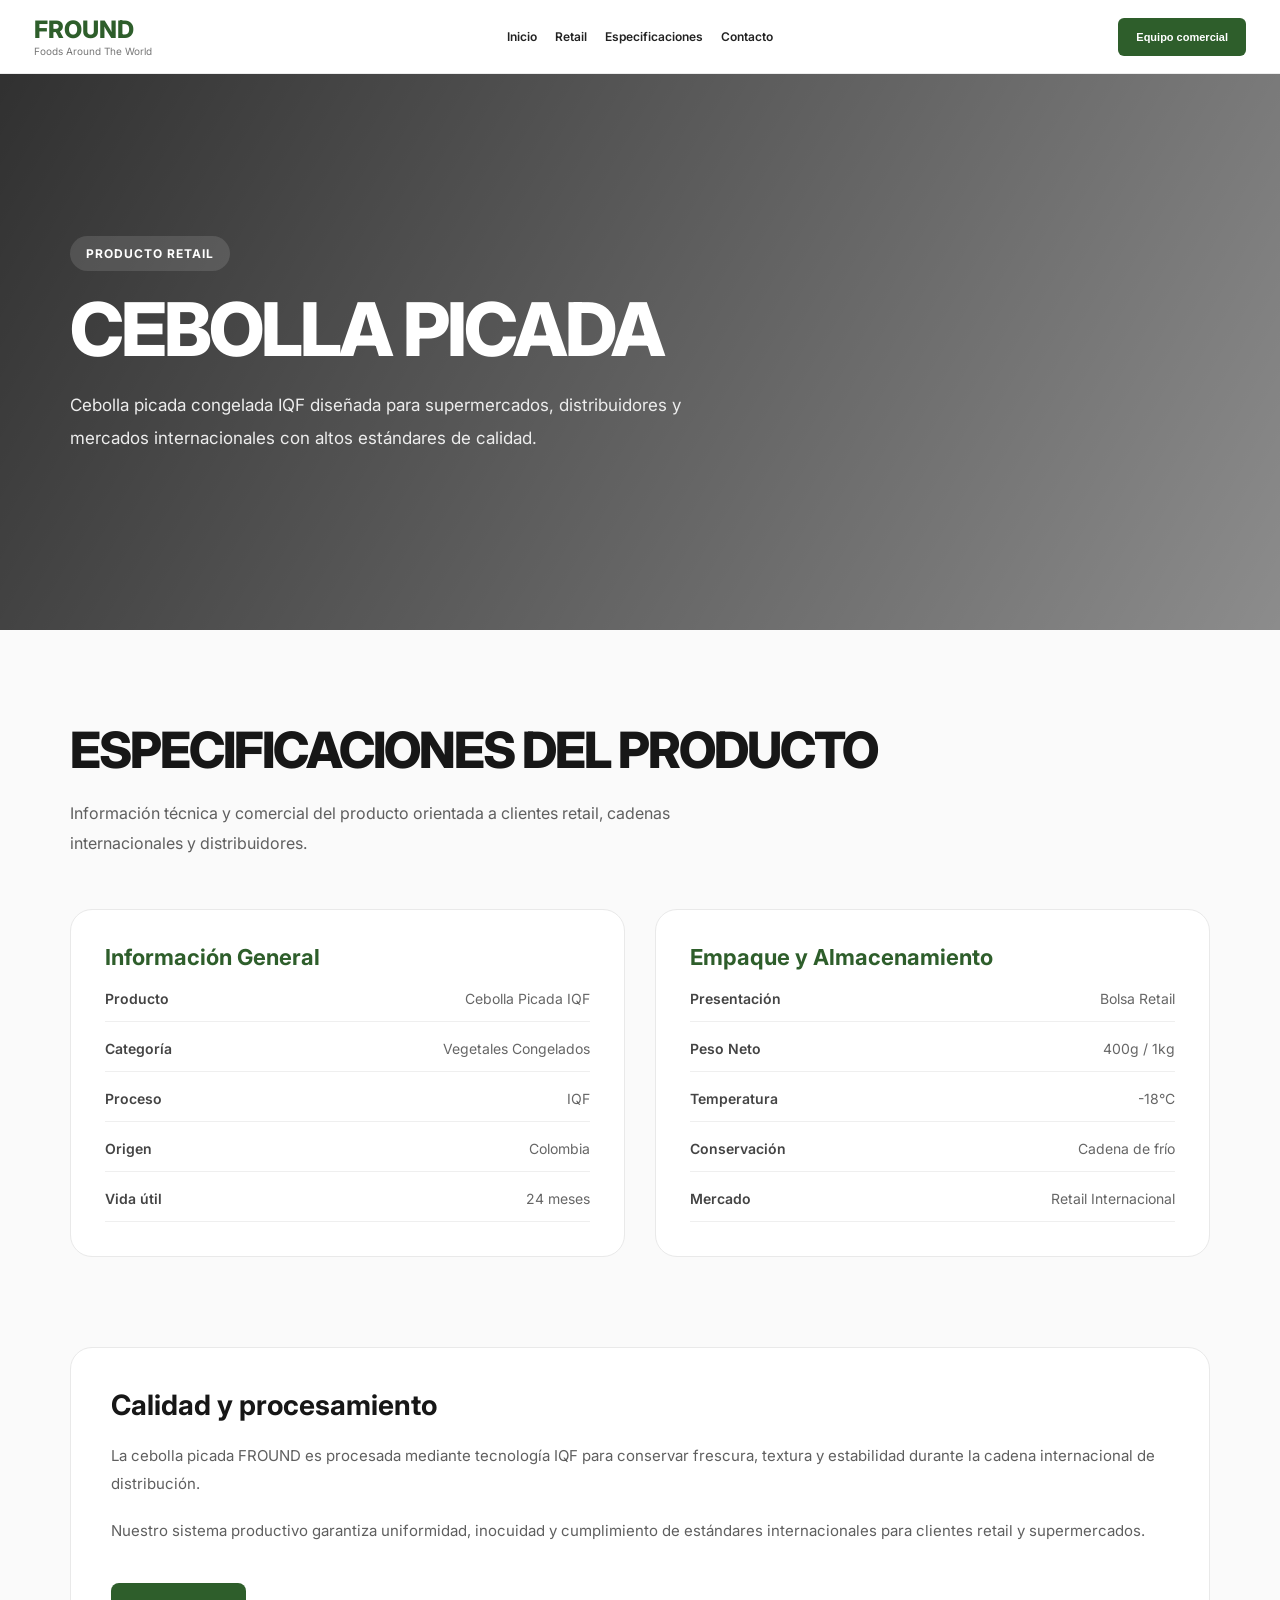
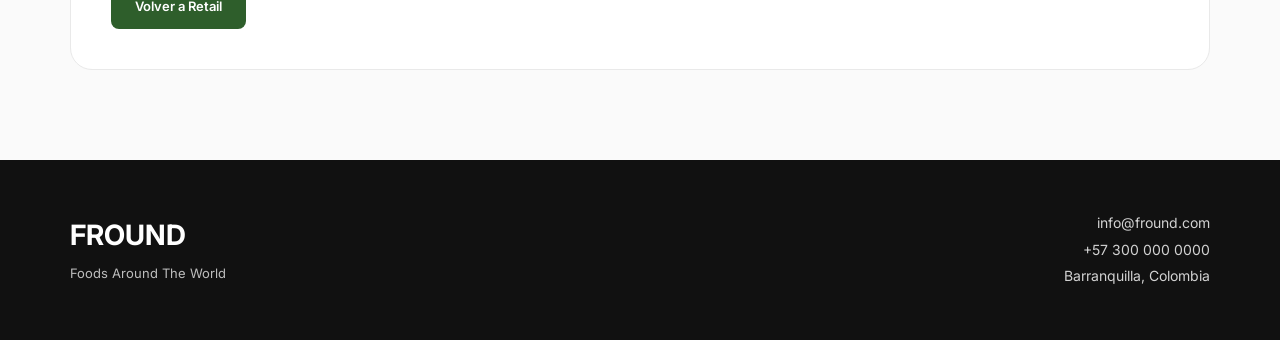
<file: specs-retail/cebolla-picada.html>
<!DOCTYPE html>
<html lang="es">
<head>

<meta charset="UTF-8">
<meta name="viewport" content="width=device-width, initial-scale=1.0">

<title>Cebolla Picada | FROUND</title>

<link rel="preconnect" href="https://fonts.googleapis.com">
<link href="https://fonts.googleapis.com/css2?family=Inter:wght@300;400;500;600;700;800&display=swap" rel="stylesheet">

<style>

*{
margin:0;
padding:0;
box-sizing:border-box;
-webkit-tap-highlight-color:transparent;
}

:root{
--green:#2E5E2B;
--green-light:#7AB648;
--dark:#171717;
--text:#5f5f5f;
--border:#e9e9e9;
}

html{
scroll-behavior:smooth;
overflow-x:hidden;
}

body{
font-family:'Inter',sans-serif;
background:#fff;
color:#222;
overflow-x:hidden;
}

img{
width:100%;
display:block;
}

a{
text-decoration:none;
}

.navbar{
position:fixed;
top:0;
left:0;
width:100%;
height:74px;
padding:0 34px;
display:flex;
align-items:center;
background:white;
border-bottom:1px solid #ececec;
z-index:9999;
}

.logo{
display:flex;
flex-direction:column;
line-height:1;
}

.logo h1{
font-size:24px;
font-weight:800;
color:var(--green);
margin-bottom:4px;
}

.logo span{
font-size:10px;
color:#777;
}

nav{
position:absolute;
left:50%;
transform:translateX(-50%);
display:flex;
gap:18px;
}

nav a{
font-size:12px;
font-weight:600;
color:#222;
transition:.2s;
}

nav a:hover{
color:var(--green);
}

.contact-btn{
margin-left:auto;
height:38px;
padding:0 18px;
background:var(--green);
color:white;
border:none;
border-radius:6px;
font-size:11px;
font-weight:700;
cursor:pointer;
}

.hero{
position:relative;
min-height:70vh;
display:flex;
align-items:center;
padding:140px 70px 80px;
background:
url('https://images.unsplash.com/photo-1618512496248-a07fe83aa8cb?q=80&w=1800&auto=format&fit=crop')
center/cover;
}

.overlay{
position:absolute;
inset:0;
background:linear-gradient(
120deg,
rgba(0,0,0,.82),
rgba(0,0,0,.45)
);
}

.hero-content{
position:relative;
z-index:2;
max-width:760px;
}

.product-tag{
display:inline-flex;
padding:10px 16px;
background:rgba(255,255,255,.12);
border-radius:100px;
font-size:12px;
font-weight:700;
letter-spacing:1px;
color:white;
margin-bottom:24px;
}

.hero h2{
font-size:74px;
line-height:.92;
font-weight:800;
letter-spacing:-3px;
color:white;
margin-bottom:26px;
}

.hero p{
font-size:17px;
line-height:1.9;
color:#ededed;
max-width:620px;
}

.specs-section{
padding:90px 70px;
background:#fafafa;
}

.specs-header{
margin-bottom:50px;
}

.specs-header h2{
font-size:50px;
font-weight:800;
letter-spacing:-2px;
margin-bottom:18px;
color:var(--dark);
}

.specs-header p{
font-size:16px;
line-height:1.9;
color:var(--text);
max-width:700px;
}

.specs-grid{
display:grid;
grid-template-columns:repeat(2,1fr);
gap:30px;
}

.spec-card{
background:white;
padding:34px;
border-radius:22px;
border:1px solid var(--border);
transition:.2s;
}

.spec-card:hover{
transform:translateY(-6px);
box-shadow:0 14px 35px rgba(0,0,0,.06);
}

.spec-card h3{
font-size:22px;
margin-bottom:20px;
color:var(--green);
}

.spec-list{
display:flex;
flex-direction:column;
gap:18px;
}

.spec-item{
display:flex;
justify-content:space-between;
gap:20px;
padding-bottom:14px;
border-bottom:1px solid #efefef;
}

.spec-name{
font-size:14px;
font-weight:600;
color:#444;
}

.spec-value{
font-size:14px;
color:#666;
text-align:right;
}

.extra-info{
padding:0 70px 90px;
background:#fafafa;
}

.info-box{
background:white;
padding:40px;
border-radius:22px;
border:1px solid var(--border);
}

.info-box h3{
font-size:28px;
margin-bottom:20px;
color:var(--dark);
}

.info-box p{
font-size:15px;
line-height:1.9;
color:var(--text);
margin-bottom:18px;
}

.back-btn{
display:inline-flex;
align-items:center;
justify-content:center;
height:46px;
padding:0 24px;
background:var(--green);
color:white;
border-radius:8px;
font-size:13px;
font-weight:600;
margin-top:20px;
transition:.2s;
}

.back-btn:hover{
background:#244b22;
}

footer{
display:flex;
justify-content:space-between;
align-items:center;
padding:50px 70px;
background:#111;
}

.footer-logo h2{
font-size:28px;
margin-bottom:10px;
color:white;
}

.footer-logo span{
font-size:13px;
color:#bdbdbd;
}

.footer-info{
text-align:right;
}

.footer-info p{
font-size:14px;
line-height:1.9;
color:#d2d2d2;
}

@media(max-width:992px){

.navbar{
height:auto;
padding:18px 24px;
flex-direction:column;
gap:16px;
}

nav{
position:static;
transform:none;
flex-wrap:wrap;
justify-content:center;
}

.hero{
padding:190px 40px 90px;
}

.hero h2{
font-size:54px;
}

.specs-section,
.extra-info{
padding-left:40px;
padding-right:40px;
}

.specs-grid{
grid-template-columns:1fr;
}

}

@media(max-width:768px){

.hero{
padding:190px 24px 80px;
}

.hero h2{
font-size:40px;
letter-spacing:-1px;
}

.hero p{
font-size:15px;
}

.specs-section,
.extra-info{
padding-left:24px;
padding-right:24px;
}

.specs-header h2{
font-size:36px;
}

.spec-card{
padding:26px;
}

.spec-item{
flex-direction:column;
align-items:flex-start;
}

.spec-value{
text-align:left;
}

footer{
flex-direction:column;
gap:28px;
text-align:center;
padding:45px 24px;
}

.footer-info{
text-align:center;
}

}

</style>

</head>

<body>

<header class="navbar">

<div class="logo">
<h1>FROUND</h1>
<span>Foods Around The World</span>
</div>

<nav>

<a href="../index.html">Inicio</a>
<a href="../retail.html">Retail</a>
<a href="#especificaciones">Especificaciones</a>
<a href="#contacto">Contacto</a>

</nav>

<button class="contact-btn">
Equipo comercial
</button>

</header>

<section class="hero">

<div class="overlay"></div>

<div class="hero-content">

<span class="product-tag">
PRODUCTO RETAIL
</span>

<h2>
CEBOLLA
PICADA
</h2>

<p>
Cebolla picada congelada IQF diseñada
para supermercados, distribuidores y
mercados internacionales con altos
estándares de calidad.
</p>

</div>

</section>

<section class="specs-section" id="especificaciones">

<div class="specs-header">

<h2>
ESPECIFICACIONES
DEL PRODUCTO
</h2>

<p>
Información técnica y comercial del
producto orientada a clientes retail,
cadenas internacionales y distribuidores.
</p>

</div>

<div class="specs-grid">

<div class="spec-card">

<h3>Información General</h3>

<div class="spec-list">

<div class="spec-item">
<span class="spec-name">Producto</span>
<span class="spec-value">Cebolla Picada IQF</span>
</div>

<div class="spec-item">
<span class="spec-name">Categoría</span>
<span class="spec-value">Vegetales Congelados</span>
</div>

<div class="spec-item">
<span class="spec-name">Proceso</span>
<span class="spec-value">IQF</span>
</div>

<div class="spec-item">
<span class="spec-name">Origen</span>
<span class="spec-value">Colombia</span>
</div>

<div class="spec-item">
<span class="spec-name">Vida útil</span>
<span class="spec-value">24 meses</span>
</div>

</div>

</div>

<div class="spec-card">

<h3>Empaque y Almacenamiento</h3>

<div class="spec-list">

<div class="spec-item">
<span class="spec-name">Presentación</span>
<span class="spec-value">Bolsa Retail</span>
</div>

<div class="spec-item">
<span class="spec-name">Peso Neto</span>
<span class="spec-value">400g / 1kg</span>
</div>

<div class="spec-item">
<span class="spec-name">Temperatura</span>
<span class="spec-value">-18°C</span>
</div>

<div class="spec-item">
<span class="spec-name">Conservación</span>
<span class="spec-value">Cadena de frío</span>
</div>

<div class="spec-item">
<span class="spec-name">Mercado</span>
<span class="spec-value">Retail Internacional</span>
</div>

</div>

</div>

</div>

</section>

<section class="extra-info">

<div class="info-box">

<h3>
Calidad y procesamiento
</h3>

<p>
La cebolla picada FROUND es procesada
mediante tecnología IQF para conservar
frescura, textura y estabilidad durante
la cadena internacional de distribución.
</p>

<p>
Nuestro sistema productivo garantiza
uniformidad, inocuidad y cumplimiento
de estándares internacionales para
clientes retail y supermercados.
</p>

<a href="../retail.html" class="back-btn">
Volver a Retail
</a>

</div>

</section>

<footer id="contacto">

<div class="footer-logo">

<h2>FROUND</h2>

<span>
Foods Around The World
</span>

</div>

<div class="footer-info">

<p>info@fround.com</p>
<p>+57 300 000 0000</p>
<p>Barranquilla, Colombia</p>

</div>

</footer>

</body>
</html>
</file>
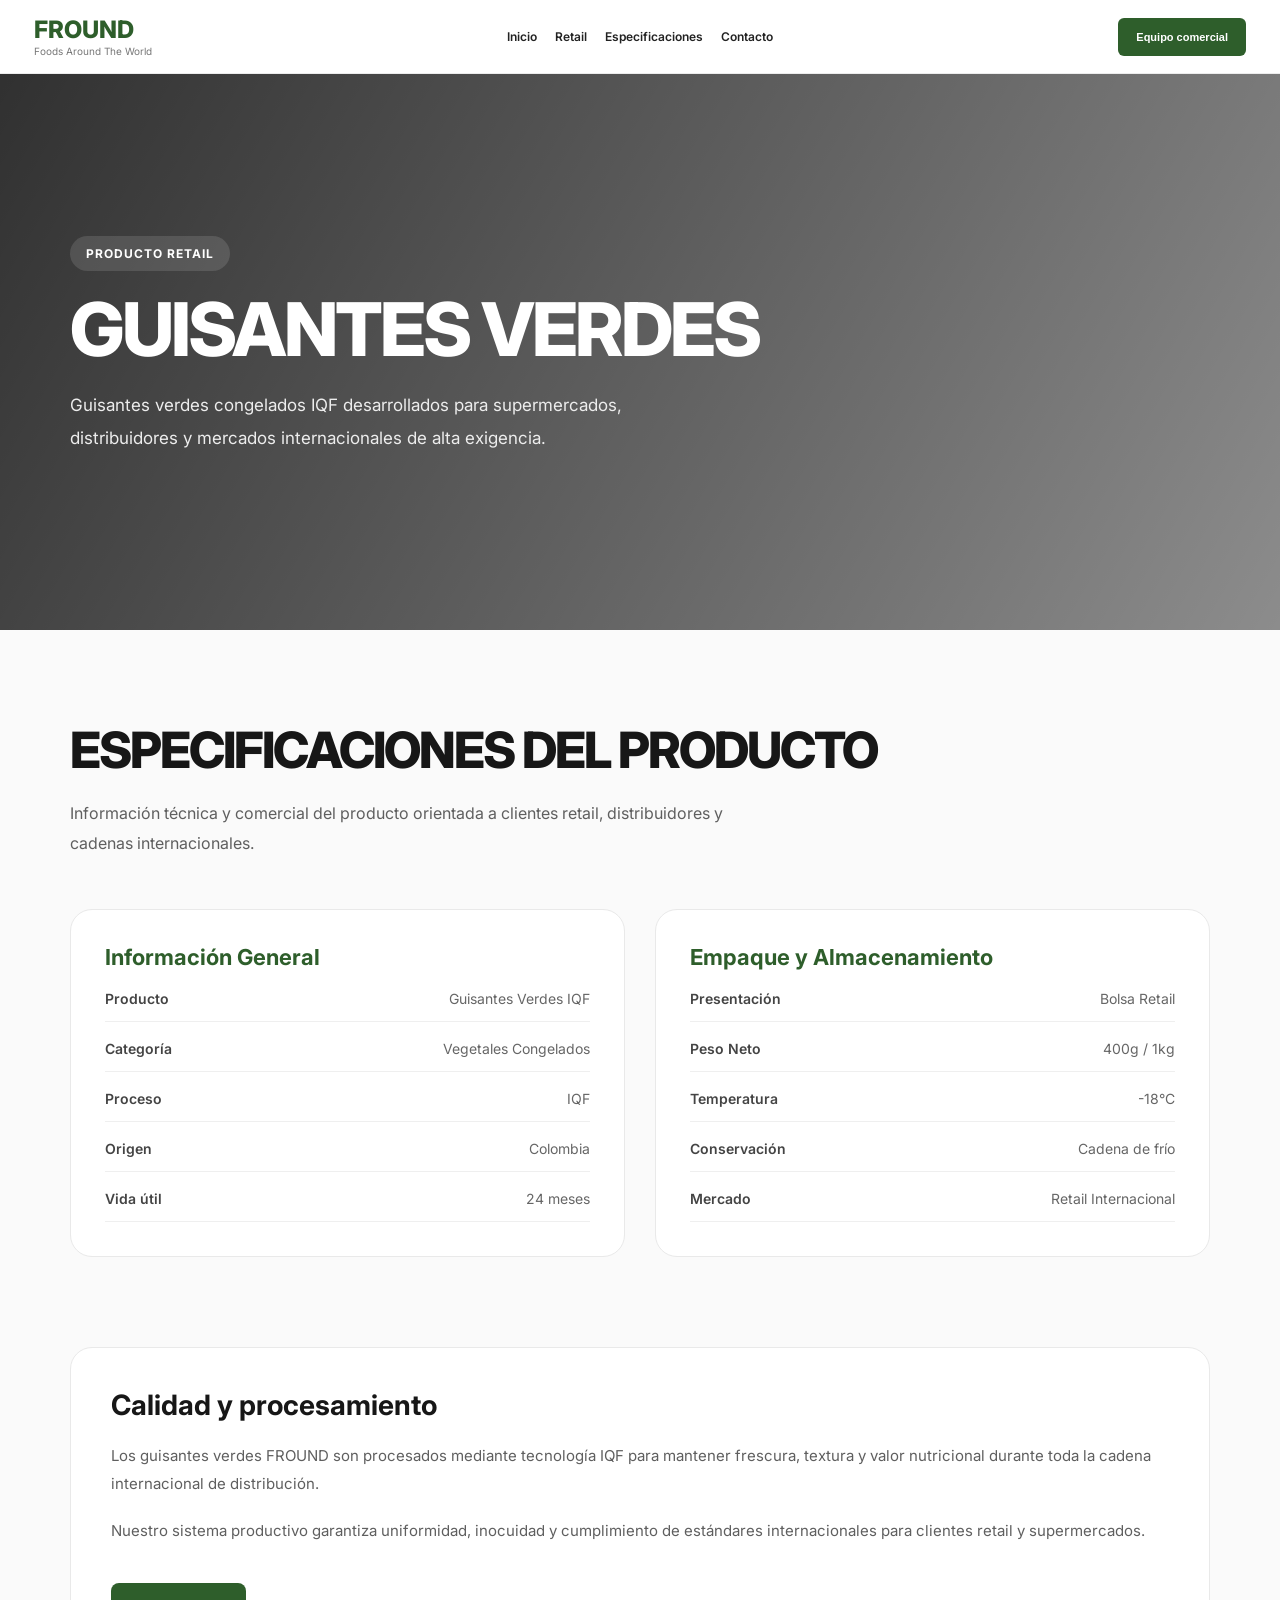
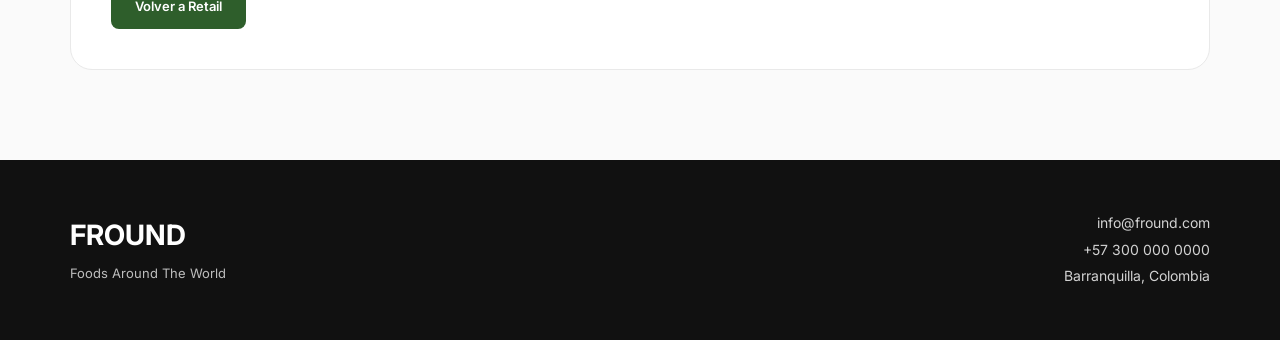
<file: specs-retail/guisantes-verdes.html>
<!DOCTYPE html>
<html lang="es">
<head>

<meta charset="UTF-8">
<meta name="viewport" content="width=device-width, initial-scale=1.0">

<title>Guisantes Verdes | FROUND</title>

<link rel="preconnect" href="https://fonts.googleapis.com">
<link href="https://fonts.googleapis.com/css2?family=Inter:wght@300;400;500;600;700;800&display=swap" rel="stylesheet">

<style>

*{
margin:0;
padding:0;
box-sizing:border-box;
-webkit-tap-highlight-color:transparent;
}

:root{
--green:#2E5E2B;
--green-light:#7AB648;
--dark:#171717;
--text:#5f5f5f;
--border:#e9e9e9;
}

html{
scroll-behavior:smooth;
overflow-x:hidden;
}

body{
font-family:'Inter',sans-serif;
background:#fff;
color:#222;
overflow-x:hidden;
}

img{
width:100%;
display:block;
}

a{
text-decoration:none;
}

.navbar{
position:fixed;
top:0;
left:0;
width:100%;
height:74px;
padding:0 34px;
display:flex;
align-items:center;
background:white;
border-bottom:1px solid #ececec;
z-index:9999;
}

.logo{
display:flex;
flex-direction:column;
line-height:1;
}

.logo h1{
font-size:24px;
font-weight:800;
color:var(--green);
margin-bottom:4px;
}

.logo span{
font-size:10px;
color:#777;
}

nav{
position:absolute;
left:50%;
transform:translateX(-50%);
display:flex;
gap:18px;
}

nav a{
font-size:12px;
font-weight:600;
color:#222;
transition:.2s;
}

nav a:hover{
color:var(--green);
}

.contact-btn{
margin-left:auto;
height:38px;
padding:0 18px;
background:var(--green);
color:white;
border:none;
border-radius:6px;
font-size:11px;
font-weight:700;
cursor:pointer;
}

.hero{
position:relative;
min-height:70vh;
display:flex;
align-items:center;
padding:140px 70px 80px;
background:
url('https://images.unsplash.com/photo-1582515073490-39981397c445?q=80&w=1800&auto=format&fit=crop')
center/cover;
}

.overlay{
position:absolute;
inset:0;
background:linear-gradient(
120deg,
rgba(0,0,0,.82),
rgba(0,0,0,.45)
);
}

.hero-content{
position:relative;
z-index:2;
max-width:760px;
}

.product-tag{
display:inline-flex;
padding:10px 16px;
background:rgba(255,255,255,.12);
border-radius:100px;
font-size:12px;
font-weight:700;
letter-spacing:1px;
color:white;
margin-bottom:24px;
}

.hero h2{
font-size:74px;
line-height:.92;
font-weight:800;
letter-spacing:-3px;
color:white;
margin-bottom:26px;
}

.hero p{
font-size:17px;
line-height:1.9;
color:#ededed;
max-width:620px;
}

.specs-section{
padding:90px 70px;
background:#fafafa;
}

.specs-header{
margin-bottom:50px;
}

.specs-header h2{
font-size:50px;
font-weight:800;
letter-spacing:-2px;
margin-bottom:18px;
color:var(--dark);
}

.specs-header p{
font-size:16px;
line-height:1.9;
color:var(--text);
max-width:700px;
}

.specs-grid{
display:grid;
grid-template-columns:repeat(2,1fr);
gap:30px;
}

.spec-card{
background:white;
padding:34px;
border-radius:22px;
border:1px solid var(--border);
transition:.2s;
}

.spec-card:hover{
transform:translateY(-6px);
box-shadow:0 14px 35px rgba(0,0,0,.06);
}

.spec-card h3{
font-size:22px;
margin-bottom:20px;
color:var(--green);
}

.spec-list{
display:flex;
flex-direction:column;
gap:18px;
}

.spec-item{
display:flex;
justify-content:space-between;
gap:20px;
padding-bottom:14px;
border-bottom:1px solid #efefef;
}

.spec-name{
font-size:14px;
font-weight:600;
color:#444;
}

.spec-value{
font-size:14px;
color:#666;
text-align:right;
}

.extra-info{
padding:0 70px 90px;
background:#fafafa;
}

.info-box{
background:white;
padding:40px;
border-radius:22px;
border:1px solid var(--border);
}

.info-box h3{
font-size:28px;
margin-bottom:20px;
color:var(--dark);
}

.info-box p{
font-size:15px;
line-height:1.9;
color:var(--text);
margin-bottom:18px;
}

.back-btn{
display:inline-flex;
align-items:center;
justify-content:center;
height:46px;
padding:0 24px;
background:var(--green);
color:white;
border-radius:8px;
font-size:13px;
font-weight:600;
margin-top:20px;
transition:.2s;
}

.back-btn:hover{
background:#244b22;
}

footer{
display:flex;
justify-content:space-between;
align-items:center;
padding:50px 70px;
background:#111;
}

.footer-logo h2{
font-size:28px;
margin-bottom:10px;
color:white;
}

.footer-logo span{
font-size:13px;
color:#bdbdbd;
}

.footer-info{
text-align:right;
}

.footer-info p{
font-size:14px;
line-height:1.9;
color:#d2d2d2;
}

@media(max-width:992px){

.navbar{
height:auto;
padding:18px 24px;
flex-direction:column;
gap:16px;
}

nav{
position:static;
transform:none;
flex-wrap:wrap;
justify-content:center;
}

.hero{
padding:190px 40px 90px;
}

.hero h2{
font-size:54px;
}

.specs-section,
.extra-info{
padding-left:40px;
padding-right:40px;
}

.specs-grid{
grid-template-columns:1fr;
}

}

@media(max-width:768px){

.hero{
padding:190px 24px 80px;
}

.hero h2{
font-size:40px;
letter-spacing:-1px;
}

.hero p{
font-size:15px;
}

.specs-section,
.extra-info{
padding-left:24px;
padding-right:24px;
}

.specs-header h2{
font-size:36px;
}

.spec-card{
padding:26px;
}

.spec-item{
flex-direction:column;
align-items:flex-start;
}

.spec-value{
text-align:left;
}

footer{
flex-direction:column;
gap:28px;
text-align:center;
padding:45px 24px;
}

.footer-info{
text-align:center;
}

}

</style>

</head>

<body>

<header class="navbar">

<div class="logo">
<h1>FROUND</h1>
<span>Foods Around The World</span>
</div>

<nav>

<a href="../index.html">Inicio</a>
<a href="../retail.html">Retail</a>
<a href="#especificaciones">Especificaciones</a>
<a href="#contacto">Contacto</a>

</nav>

<button class="contact-btn">
Equipo comercial
</button>

</header>

<section class="hero">

<div class="overlay"></div>

<div class="hero-content">

<span class="product-tag">
PRODUCTO RETAIL
</span>

<h2>
GUISANTES
VERDES
</h2>

<p>
Guisantes verdes congelados IQF
desarrollados para supermercados,
distribuidores y mercados
internacionales de alta exigencia.
</p>

</div>

</section>

<section class="specs-section" id="especificaciones">

<div class="specs-header">

<h2>
ESPECIFICACIONES
DEL PRODUCTO
</h2>

<p>
Información técnica y comercial del
producto orientada a clientes retail,
distribuidores y cadenas internacionales.
</p>

</div>

<div class="specs-grid">

<div class="spec-card">

<h3>Información General</h3>

<div class="spec-list">

<div class="spec-item">
<span class="spec-name">Producto</span>
<span class="spec-value">Guisantes Verdes IQF</span>
</div>

<div class="spec-item">
<span class="spec-name">Categoría</span>
<span class="spec-value">Vegetales Congelados</span>
</div>

<div class="spec-item">
<span class="spec-name">Proceso</span>
<span class="spec-value">IQF</span>
</div>

<div class="spec-item">
<span class="spec-name">Origen</span>
<span class="spec-value">Colombia</span>
</div>

<div class="spec-item">
<span class="spec-name">Vida útil</span>
<span class="spec-value">24 meses</span>
</div>

</div>

</div>

<div class="spec-card">

<h3>Empaque y Almacenamiento</h3>

<div class="spec-list">

<div class="spec-item">
<span class="spec-name">Presentación</span>
<span class="spec-value">Bolsa Retail</span>
</div>

<div class="spec-item">
<span class="spec-name">Peso Neto</span>
<span class="spec-value">400g / 1kg</span>
</div>

<div class="spec-item">
<span class="spec-name">Temperatura</span>
<span class="spec-value">-18°C</span>
</div>

<div class="spec-item">
<span class="spec-name">Conservación</span>
<span class="spec-value">Cadena de frío</span>
</div>

<div class="spec-item">
<span class="spec-name">Mercado</span>
<span class="spec-value">Retail Internacional</span>
</div>

</div>

</div>

</div>

</section>

<section class="extra-info">

<div class="info-box">

<h3>
Calidad y procesamiento
</h3>

<p>
Los guisantes verdes FROUND son
procesados mediante tecnología IQF
para mantener frescura, textura y
valor nutricional durante toda la
cadena internacional de distribución.
</p>

<p>
Nuestro sistema productivo garantiza
uniformidad, inocuidad y cumplimiento
de estándares internacionales para
clientes retail y supermercados.
</p>

<a href="../retail.html" class="back-btn">
Volver a Retail
</a>

</div>

</section>

<footer id="contacto">

<div class="footer-logo">

<h2>FROUND</h2>

<span>
Foods Around The World
</span>

</div>

<div class="footer-info">

<p>info@fround.com</p>
<p>+57 300 000 0000</p>
<p>Barranquilla, Colombia</p>

</div>

</footer>

</body>
</html>
</file>
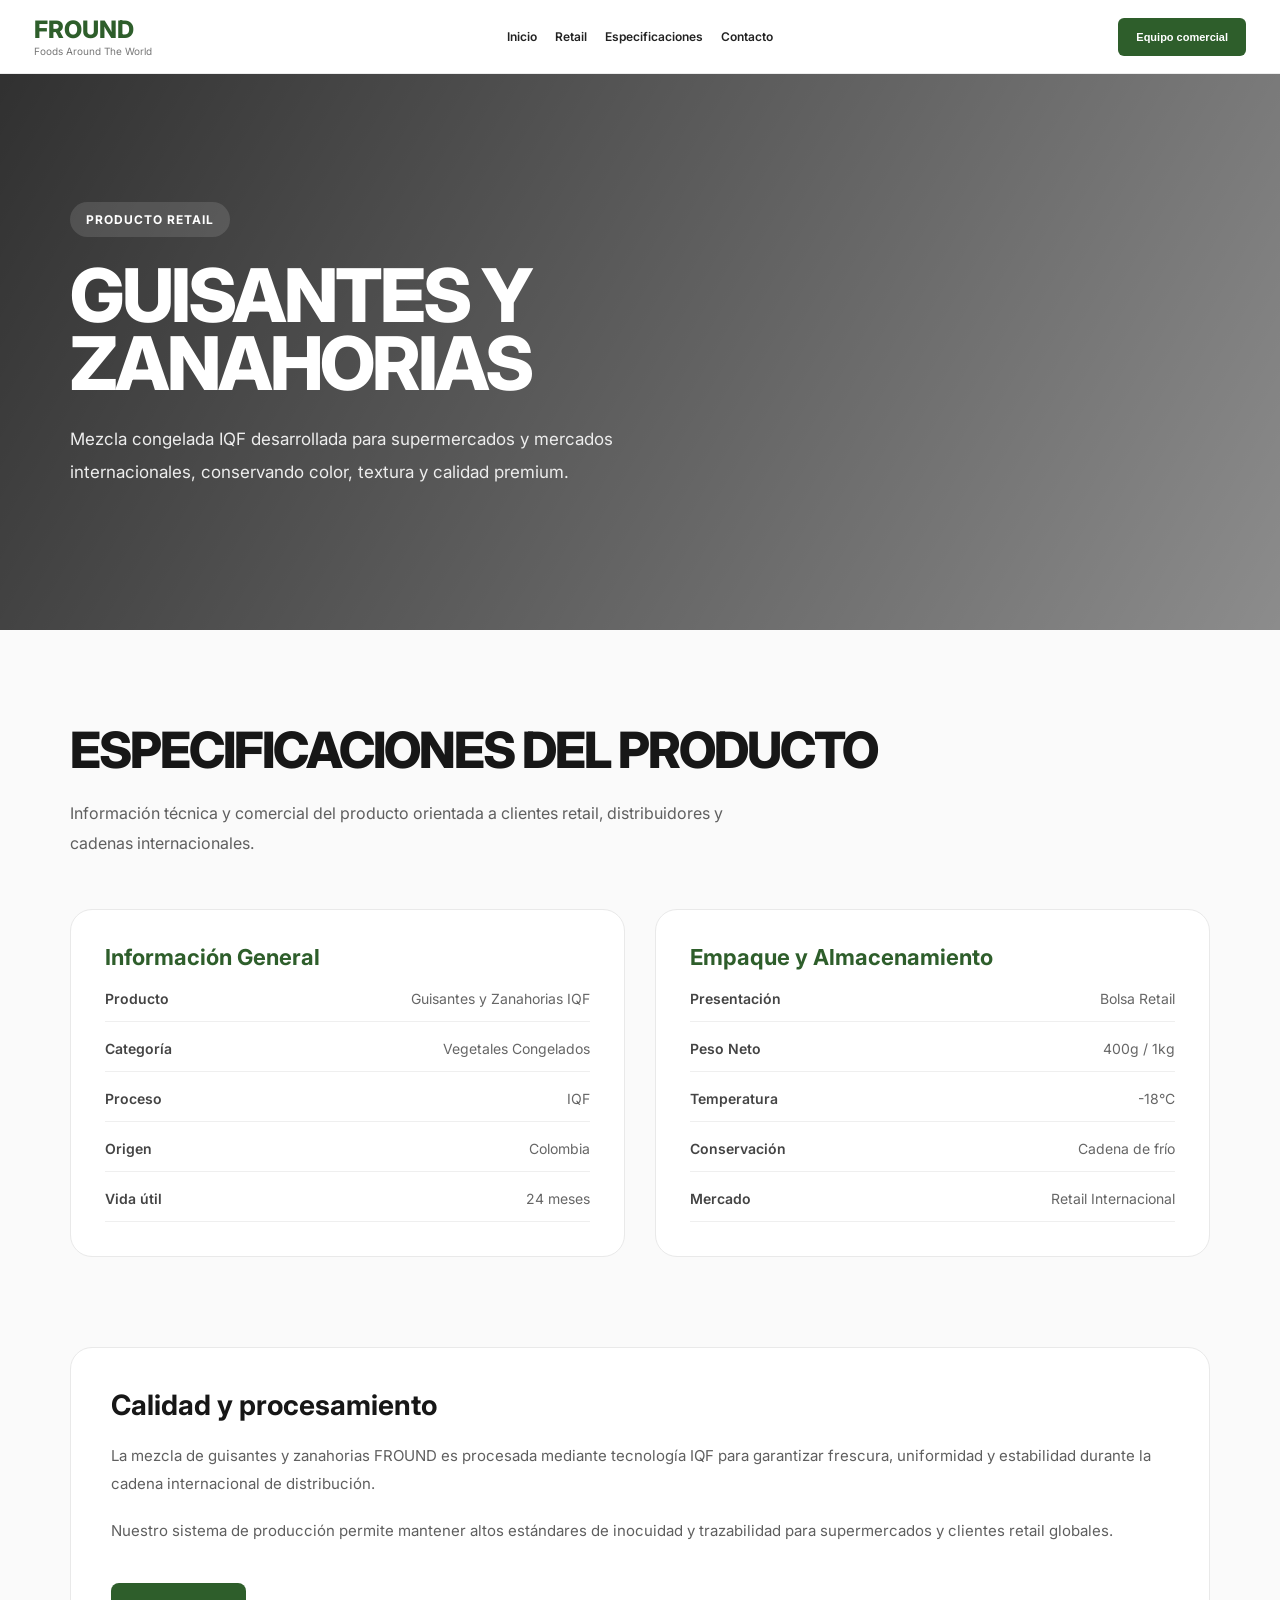
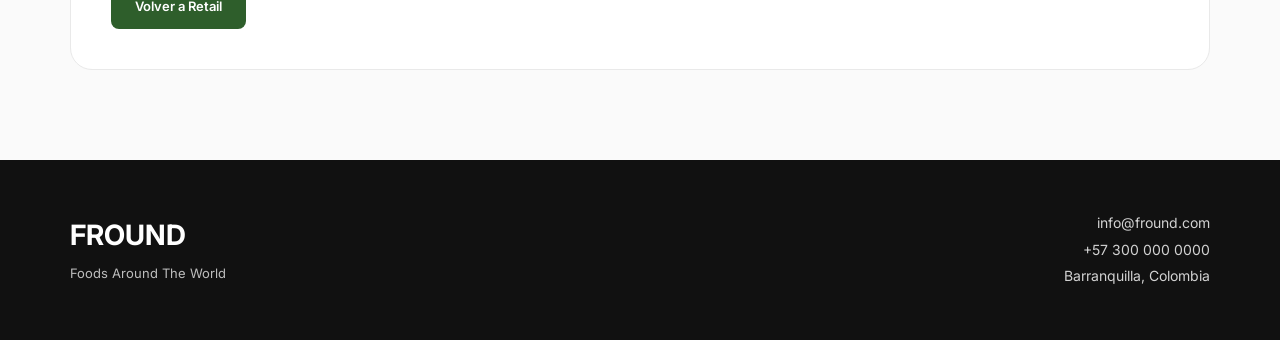
<file: specs-retail/guisantes-zanahorias.html>
<!DOCTYPE html>
<html lang="es">
<head>

<meta charset="UTF-8">
<meta name="viewport" content="width=device-width, initial-scale=1.0">

<title>Guisantes y Zanahorias | FROUND</title>

<link rel="preconnect" href="https://fonts.googleapis.com">
<link href="https://fonts.googleapis.com/css2?family=Inter:wght@300;400;500;600;700;800&display=swap" rel="stylesheet">

<style>

*{
margin:0;
padding:0;
box-sizing:border-box;
-webkit-tap-highlight-color:transparent;
}

:root{
--green:#2E5E2B;
--green-light:#7AB648;
--dark:#171717;
--text:#5f5f5f;
--border:#e9e9e9;
}

html{
scroll-behavior:smooth;
overflow-x:hidden;
}

body{
font-family:'Inter',sans-serif;
background:#fff;
color:#222;
overflow-x:hidden;
}

img{
width:100%;
display:block;
}

a{
text-decoration:none;
}

.navbar{
position:fixed;
top:0;
left:0;
width:100%;
height:74px;
padding:0 34px;
display:flex;
align-items:center;
background:white;
border-bottom:1px solid #ececec;
z-index:9999;
}

.logo{
display:flex;
flex-direction:column;
line-height:1;
}

.logo h1{
font-size:24px;
font-weight:800;
color:var(--green);
margin-bottom:4px;
}

.logo span{
font-size:10px;
color:#777;
}

nav{
position:absolute;
left:50%;
transform:translateX(-50%);
display:flex;
gap:18px;
}

nav a{
font-size:12px;
font-weight:600;
color:#222;
transition:.2s;
}

nav a:hover{
color:var(--green);
}

.contact-btn{
margin-left:auto;
height:38px;
padding:0 18px;
background:var(--green);
color:white;
border:none;
border-radius:6px;
font-size:11px;
font-weight:700;
cursor:pointer;
}

.hero{
position:relative;
min-height:70vh;
display:flex;
align-items:center;
padding:140px 70px 80px;
background:
url('https://images.unsplash.com/photo-1540420773420-3366772f4999?q=80&w=1800&auto=format&fit=crop')
center/cover;
}

.overlay{
position:absolute;
inset:0;
background:linear-gradient(
120deg,
rgba(0,0,0,.82),
rgba(0,0,0,.45)
);
}

.hero-content{
position:relative;
z-index:2;
max-width:760px;
}

.product-tag{
display:inline-flex;
padding:10px 16px;
background:rgba(255,255,255,.12);
border-radius:100px;
font-size:12px;
font-weight:700;
letter-spacing:1px;
color:white;
margin-bottom:24px;
}

.hero h2{
font-size:74px;
line-height:.92;
font-weight:800;
letter-spacing:-3px;
color:white;
margin-bottom:26px;
}

.hero p{
font-size:17px;
line-height:1.9;
color:#ededed;
max-width:620px;
}

.specs-section{
padding:90px 70px;
background:#fafafa;
}

.specs-header{
margin-bottom:50px;
}

.specs-header h2{
font-size:50px;
font-weight:800;
letter-spacing:-2px;
margin-bottom:18px;
color:var(--dark);
}

.specs-header p{
font-size:16px;
line-height:1.9;
color:var(--text);
max-width:700px;
}

.specs-grid{
display:grid;
grid-template-columns:repeat(2,1fr);
gap:30px;
}

.spec-card{
background:white;
padding:34px;
border-radius:22px;
border:1px solid var(--border);
transition:.2s;
}

.spec-card:hover{
transform:translateY(-6px);
box-shadow:0 14px 35px rgba(0,0,0,.06);
}

.spec-card h3{
font-size:22px;
margin-bottom:20px;
color:var(--green);
}

.spec-list{
display:flex;
flex-direction:column;
gap:18px;
}

.spec-item{
display:flex;
justify-content:space-between;
gap:20px;
padding-bottom:14px;
border-bottom:1px solid #efefef;
}

.spec-name{
font-size:14px;
font-weight:600;
color:#444;
}

.spec-value{
font-size:14px;
color:#666;
text-align:right;
}

.extra-info{
padding:0 70px 90px;
background:#fafafa;
}

.info-box{
background:white;
padding:40px;
border-radius:22px;
border:1px solid var(--border);
}

.info-box h3{
font-size:28px;
margin-bottom:20px;
color:var(--dark);
}

.info-box p{
font-size:15px;
line-height:1.9;
color:var(--text);
margin-bottom:18px;
}

.back-btn{
display:inline-flex;
align-items:center;
justify-content:center;
height:46px;
padding:0 24px;
background:var(--green);
color:white;
border-radius:8px;
font-size:13px;
font-weight:600;
margin-top:20px;
transition:.2s;
}

.back-btn:hover{
background:#244b22;
}

footer{
display:flex;
justify-content:space-between;
align-items:center;
padding:50px 70px;
background:#111;
}

.footer-logo h2{
font-size:28px;
margin-bottom:10px;
color:white;
}

.footer-logo span{
font-size:13px;
color:#bdbdbd;
}

.footer-info{
text-align:right;
}

.footer-info p{
font-size:14px;
line-height:1.9;
color:#d2d2d2;
}

@media(max-width:992px){

.navbar{
height:auto;
padding:18px 24px;
flex-direction:column;
gap:16px;
}

nav{
position:static;
transform:none;
flex-wrap:wrap;
justify-content:center;
}

.hero{
padding:190px 40px 90px;
}

.hero h2{
font-size:54px;
}

.specs-section,
.extra-info{
padding-left:40px;
padding-right:40px;
}

.specs-grid{
grid-template-columns:1fr;
}

}

@media(max-width:768px){

.hero{
padding:190px 24px 80px;
}

.hero h2{
font-size:40px;
letter-spacing:-1px;
}

.hero p{
font-size:15px;
}

.specs-section,
.extra-info{
padding-left:24px;
padding-right:24px;
}

.specs-header h2{
font-size:36px;
}

.spec-card{
padding:26px;
}

.spec-item{
flex-direction:column;
align-items:flex-start;
}

.spec-value{
text-align:left;
}

footer{
flex-direction:column;
gap:28px;
text-align:center;
padding:45px 24px;
}

.footer-info{
text-align:center;
}

}

</style>

</head>

<body>

<header class="navbar">

<div class="logo">
<h1>FROUND</h1>
<span>Foods Around The World</span>
</div>

<nav>

<a href="../index.html">Inicio</a>
<a href="../retail.html">Retail</a>
<a href="#especificaciones">Especificaciones</a>
<a href="#contacto">Contacto</a>

</nav>

<button class="contact-btn">
Equipo comercial
</button>

</header>

<section class="hero">

<div class="overlay"></div>

<div class="hero-content">

<span class="product-tag">
PRODUCTO RETAIL
</span>

<h2>
GUISANTES Y
ZANAHORIAS
</h2>

<p>
Mezcla congelada IQF desarrollada
para supermercados y mercados
internacionales, conservando color,
textura y calidad premium.
</p>

</div>

</section>

<section class="specs-section" id="especificaciones">

<div class="specs-header">

<h2>
ESPECIFICACIONES
DEL PRODUCTO
</h2>

<p>
Información técnica y comercial del
producto orientada a clientes retail,
distribuidores y cadenas internacionales.
</p>

</div>

<div class="specs-grid">

<div class="spec-card">

<h3>Información General</h3>

<div class="spec-list">

<div class="spec-item">
<span class="spec-name">Producto</span>
<span class="spec-value">Guisantes y Zanahorias IQF</span>
</div>

<div class="spec-item">
<span class="spec-name">Categoría</span>
<span class="spec-value">Vegetales Congelados</span>
</div>

<div class="spec-item">
<span class="spec-name">Proceso</span>
<span class="spec-value">IQF</span>
</div>

<div class="spec-item">
<span class="spec-name">Origen</span>
<span class="spec-value">Colombia</span>
</div>

<div class="spec-item">
<span class="spec-name">Vida útil</span>
<span class="spec-value">24 meses</span>
</div>

</div>

</div>

<div class="spec-card">

<h3>Empaque y Almacenamiento</h3>

<div class="spec-list">

<div class="spec-item">
<span class="spec-name">Presentación</span>
<span class="spec-value">Bolsa Retail</span>
</div>

<div class="spec-item">
<span class="spec-name">Peso Neto</span>
<span class="spec-value">400g / 1kg</span>
</div>

<div class="spec-item">
<span class="spec-name">Temperatura</span>
<span class="spec-value">-18°C</span>
</div>

<div class="spec-item">
<span class="spec-name">Conservación</span>
<span class="spec-value">Cadena de frío</span>
</div>

<div class="spec-item">
<span class="spec-name">Mercado</span>
<span class="spec-value">Retail Internacional</span>
</div>

</div>

</div>

</div>

</section>

<section class="extra-info">

<div class="info-box">

<h3>
Calidad y procesamiento
</h3>

<p>
La mezcla de guisantes y zanahorias
FROUND es procesada mediante
tecnología IQF para garantizar frescura,
uniformidad y estabilidad durante la
cadena internacional de distribución.
</p>

<p>
Nuestro sistema de producción permite
mantener altos estándares de inocuidad
y trazabilidad para supermercados y
clientes retail globales.
</p>

<a href="../retail.html" class="back-btn">
Volver a Retail
</a>

</div>

</section>

<footer id="contacto">

<div class="footer-logo">

<h2>FROUND</h2>

<span>
Foods Around The World
</span>

</div>

<div class="footer-info">

<p>info@fround.com</p>
<p>+57 300 000 0000</p>
<p>Barranquilla, Colombia</p>

</div>

</footer>

</body>
</html>
</file>
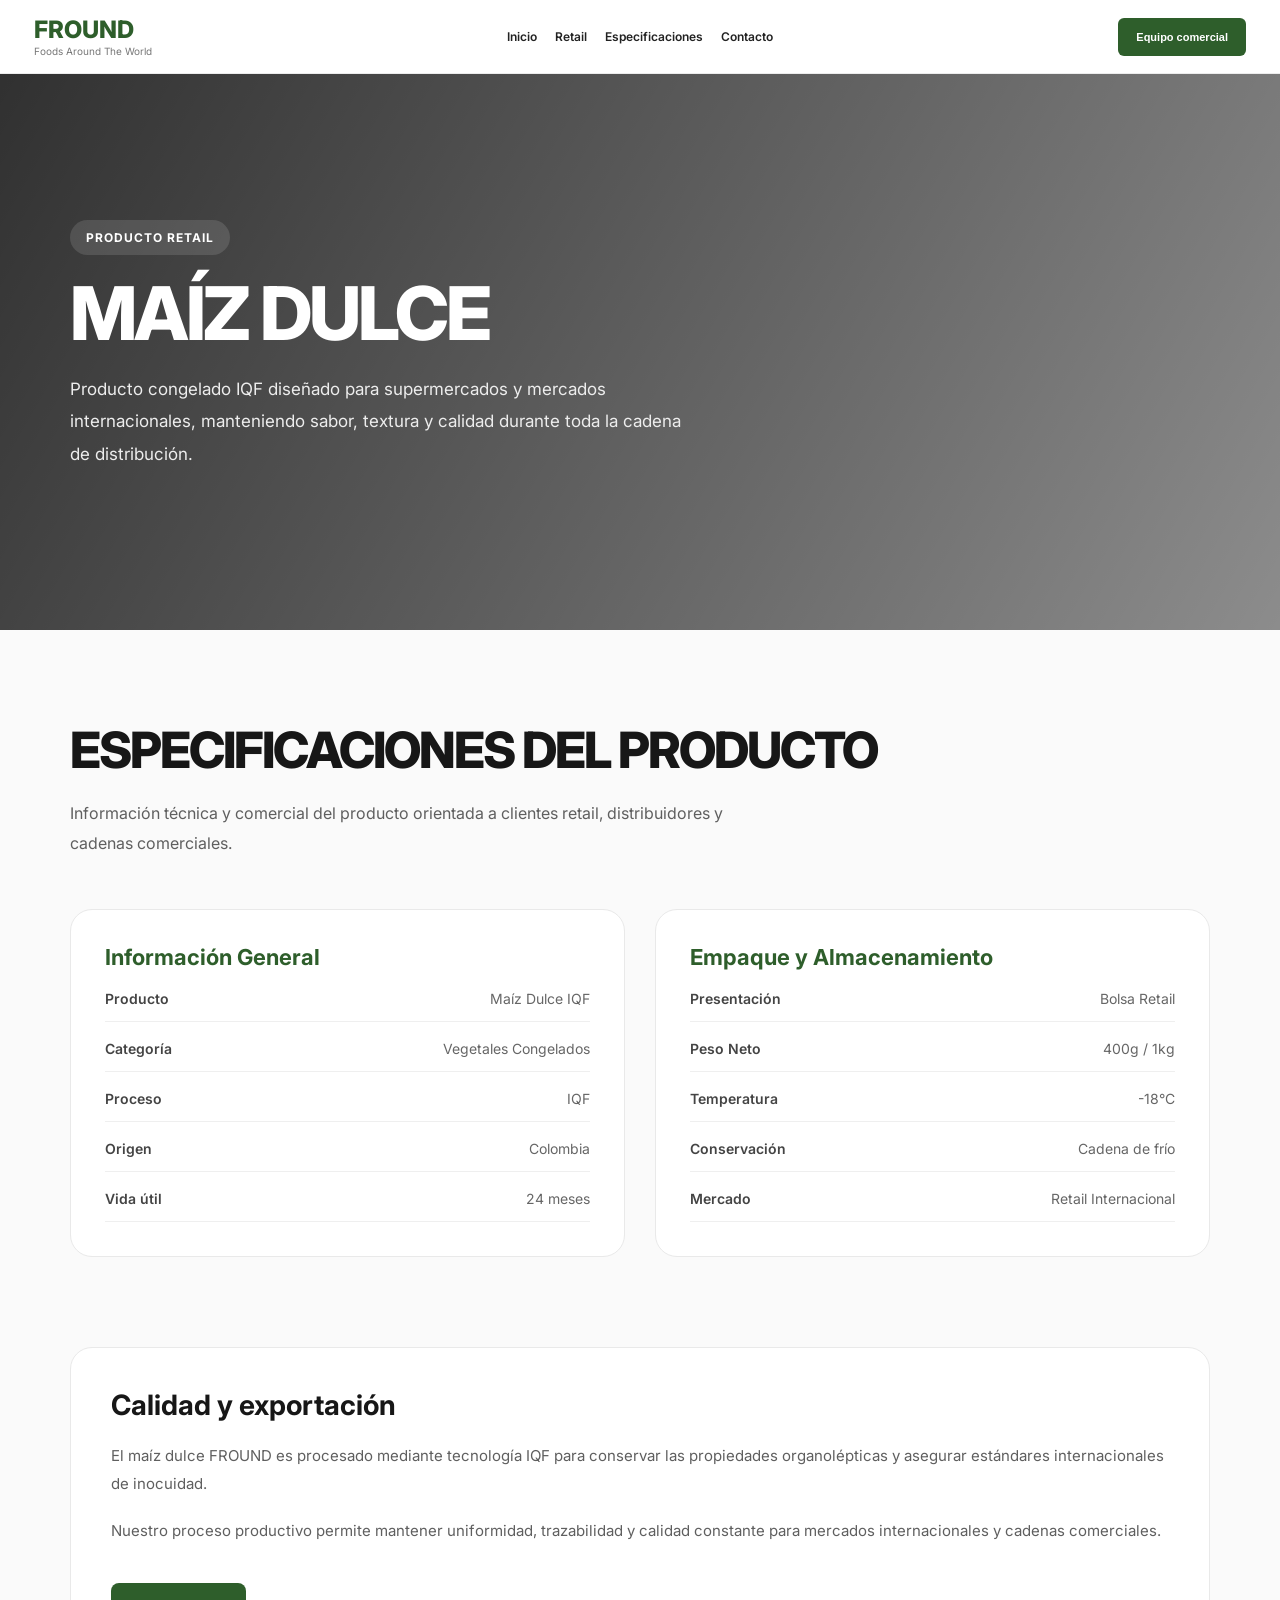
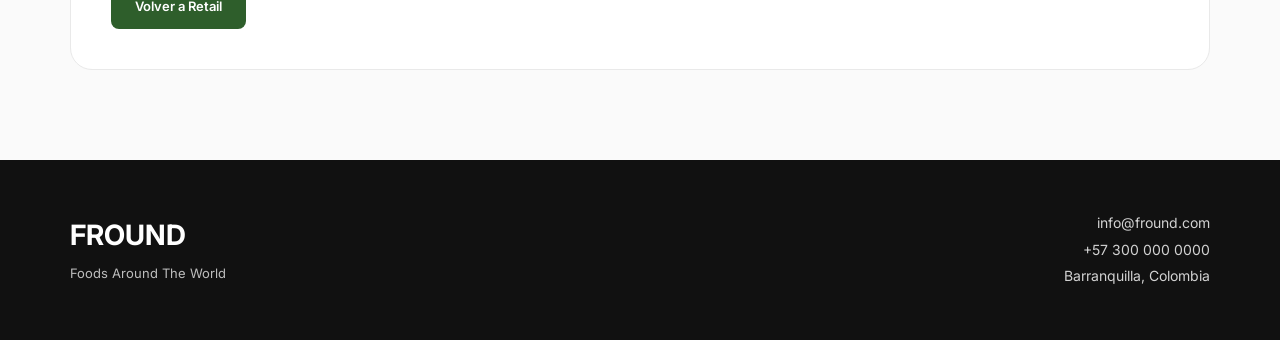
<file: specs-retail/maiz-dulce.html>
<!DOCTYPE html>
<html lang="es">
<head>

<meta charset="UTF-8">
<meta name="viewport" content="width=device-width, initial-scale=1.0">

<title>Maíz Dulce | FROUND</title>

<link rel="preconnect" href="https://fonts.googleapis.com">
<link href="https://fonts.googleapis.com/css2?family=Inter:wght@300;400;500;600;700;800&display=swap" rel="stylesheet">

<style>

*{
margin:0;
padding:0;
box-sizing:border-box;
-webkit-tap-highlight-color:transparent;
}

:root{
--green:#2E5E2B;
--green-light:#7AB648;
--dark:#171717;
--text:#5f5f5f;
--border:#e9e9e9;
}

html{
scroll-behavior:smooth;
overflow-x:hidden;
}

body{
font-family:'Inter',sans-serif;
background:#fff;
color:#222;
overflow-x:hidden;
}

img{
width:100%;
display:block;
}

a{
text-decoration:none;
}

.navbar{
position:fixed;
top:0;
left:0;
width:100%;
height:74px;
padding:0 34px;
display:flex;
align-items:center;
background:white;
border-bottom:1px solid #ececec;
z-index:9999;
}

.logo{
display:flex;
flex-direction:column;
line-height:1;
}

.logo h1{
font-size:24px;
font-weight:800;
color:var(--green);
margin-bottom:4px;
}

.logo span{
font-size:10px;
color:#777;
}

nav{
position:absolute;
left:50%;
transform:translateX(-50%);
display:flex;
gap:18px;
}

nav a{
font-size:12px;
font-weight:600;
color:#222;
transition:.2s;
}

nav a:hover{
color:var(--green);
}

.contact-btn{
margin-left:auto;
height:38px;
padding:0 18px;
background:var(--green);
color:white;
border:none;
border-radius:6px;
font-size:11px;
font-weight:700;
cursor:pointer;
}

.hero{
position:relative;
min-height:70vh;
display:flex;
align-items:center;
padding:140px 70px 80px;
background:
url('https://images.unsplash.com/photo-1518977676601-b53f82aba655?q=80&w=1800&auto=format&fit=crop')
center/cover;
}

.overlay{
position:absolute;
inset:0;
background:linear-gradient(
120deg,
rgba(0,0,0,.82),
rgba(0,0,0,.45)
);
}

.hero-content{
position:relative;
z-index:2;
max-width:760px;
}

.product-tag{
display:inline-flex;
padding:10px 16px;
background:rgba(255,255,255,.12);
border-radius:100px;
font-size:12px;
font-weight:700;
letter-spacing:1px;
color:white;
margin-bottom:24px;
}

.hero h2{
font-size:74px;
line-height:.92;
font-weight:800;
letter-spacing:-3px;
color:white;
margin-bottom:26px;
}

.hero p{
font-size:17px;
line-height:1.9;
color:#ededed;
max-width:620px;
}

.specs-section{
padding:90px 70px;
background:#fafafa;
}

.specs-header{
margin-bottom:50px;
}

.specs-header h2{
font-size:50px;
font-weight:800;
letter-spacing:-2px;
margin-bottom:18px;
color:var(--dark);
}

.specs-header p{
font-size:16px;
line-height:1.9;
color:var(--text);
max-width:700px;
}

.specs-grid{
display:grid;
grid-template-columns:repeat(2,1fr);
gap:30px;
}

.spec-card{
background:white;
padding:34px;
border-radius:22px;
border:1px solid var(--border);
transition:.2s;
}

.spec-card:hover{
transform:translateY(-6px);
box-shadow:0 14px 35px rgba(0,0,0,.06);
}

.spec-card h3{
font-size:22px;
margin-bottom:20px;
color:var(--green);
}

.spec-list{
display:flex;
flex-direction:column;
gap:18px;
}

.spec-item{
display:flex;
justify-content:space-between;
gap:20px;
padding-bottom:14px;
border-bottom:1px solid #efefef;
}

.spec-name{
font-size:14px;
font-weight:600;
color:#444;
}

.spec-value{
font-size:14px;
color:#666;
text-align:right;
}

.extra-info{
padding:0 70px 90px;
background:#fafafa;
}

.info-box{
background:white;
padding:40px;
border-radius:22px;
border:1px solid var(--border);
}

.info-box h3{
font-size:28px;
margin-bottom:20px;
color:var(--dark);
}

.info-box p{
font-size:15px;
line-height:1.9;
color:var(--text);
margin-bottom:18px;
}

.back-btn{
display:inline-flex;
align-items:center;
justify-content:center;
height:46px;
padding:0 24px;
background:var(--green);
color:white;
border-radius:8px;
font-size:13px;
font-weight:600;
margin-top:20px;
transition:.2s;
}

.back-btn:hover{
background:#244b22;
}

footer{
display:flex;
justify-content:space-between;
align-items:center;
padding:50px 70px;
background:#111;
}

.footer-logo h2{
font-size:28px;
margin-bottom:10px;
color:white;
}

.footer-logo span{
font-size:13px;
color:#bdbdbd;
}

.footer-info{
text-align:right;
}

.footer-info p{
font-size:14px;
line-height:1.9;
color:#d2d2d2;
}

@media(max-width:992px){

.navbar{
height:auto;
padding:18px 24px;
flex-direction:column;
gap:16px;
}

nav{
position:static;
transform:none;
flex-wrap:wrap;
justify-content:center;
}

.hero{
padding:190px 40px 90px;
}

.hero h2{
font-size:54px;
}

.specs-section,
.extra-info{
padding-left:40px;
padding-right:40px;
}

.specs-grid{
grid-template-columns:1fr;
}

}

@media(max-width:768px){

.hero{
padding:190px 24px 80px;
}

.hero h2{
font-size:40px;
letter-spacing:-1px;
}

.hero p{
font-size:15px;
}

.specs-section,
.extra-info{
padding-left:24px;
padding-right:24px;
}

.specs-header h2{
font-size:36px;
}

.spec-card{
padding:26px;
}

.spec-item{
flex-direction:column;
align-items:flex-start;
}

.spec-value{
text-align:left;
}

footer{
flex-direction:column;
gap:28px;
text-align:center;
padding:45px 24px;
}

.footer-info{
text-align:center;
}

}

</style>

</head>

<body>

<header class="navbar">

<div class="logo">
<h1>FROUND</h1>
<span>Foods Around The World</span>
</div>

<nav>

<a href="../index.html">Inicio</a>
<a href="../retail.html">Retail</a>
<a href="#especificaciones">Especificaciones</a>
<a href="#contacto">Contacto</a>

</nav>

<button class="contact-btn">
Equipo comercial
</button>

</header>

<section class="hero">

<div class="overlay"></div>

<div class="hero-content">

<span class="product-tag">
PRODUCTO RETAIL
</span>

<h2>
MAÍZ
DULCE
</h2>

<p>
Producto congelado IQF diseñado para
supermercados y mercados internacionales,
manteniendo sabor, textura y calidad
durante toda la cadena de distribución.
</p>

</div>

</section>

<section class="specs-section" id="especificaciones">

<div class="specs-header">

<h2>
ESPECIFICACIONES
DEL PRODUCTO
</h2>

<p>
Información técnica y comercial del
producto orientada a clientes retail,
distribuidores y cadenas comerciales.
</p>

</div>

<div class="specs-grid">

<div class="spec-card">

<h3>Información General</h3>

<div class="spec-list">

<div class="spec-item">
<span class="spec-name">Producto</span>
<span class="spec-value">Maíz Dulce IQF</span>
</div>

<div class="spec-item">
<span class="spec-name">Categoría</span>
<span class="spec-value">Vegetales Congelados</span>
</div>

<div class="spec-item">
<span class="spec-name">Proceso</span>
<span class="spec-value">IQF</span>
</div>

<div class="spec-item">
<span class="spec-name">Origen</span>
<span class="spec-value">Colombia</span>
</div>

<div class="spec-item">
<span class="spec-name">Vida útil</span>
<span class="spec-value">24 meses</span>
</div>

</div>

</div>

<div class="spec-card">

<h3>Empaque y Almacenamiento</h3>

<div class="spec-list">

<div class="spec-item">
<span class="spec-name">Presentación</span>
<span class="spec-value">Bolsa Retail</span>
</div>

<div class="spec-item">
<span class="spec-name">Peso Neto</span>
<span class="spec-value">400g / 1kg</span>
</div>

<div class="spec-item">
<span class="spec-name">Temperatura</span>
<span class="spec-value">-18°C</span>
</div>

<div class="spec-item">
<span class="spec-name">Conservación</span>
<span class="spec-value">Cadena de frío</span>
</div>

<div class="spec-item">
<span class="spec-name">Mercado</span>
<span class="spec-value">Retail Internacional</span>
</div>

</div>

</div>

</div>

</section>

<section class="extra-info">

<div class="info-box">

<h3>
Calidad y exportación
</h3>

<p>
El maíz dulce FROUND es procesado
mediante tecnología IQF para conservar
las propiedades organolépticas y asegurar
estándares internacionales de inocuidad.
</p>

<p>
Nuestro proceso productivo permite
mantener uniformidad, trazabilidad y
calidad constante para mercados
internacionales y cadenas comerciales.
</p>

<a href="../retail.html" class="back-btn">
Volver a Retail
</a>

</div>

</section>

<footer id="contacto">

<div class="footer-logo">

<h2>FROUND</h2>

<span>
Foods Around The World
</span>

</div>

<div class="footer-info">

<p>info@fround.com</p>
<p>+57 300 000 0000</p>
<p>Barranquilla, Colombia</p>

</div>

</footer>

</body>
</html>
</file>
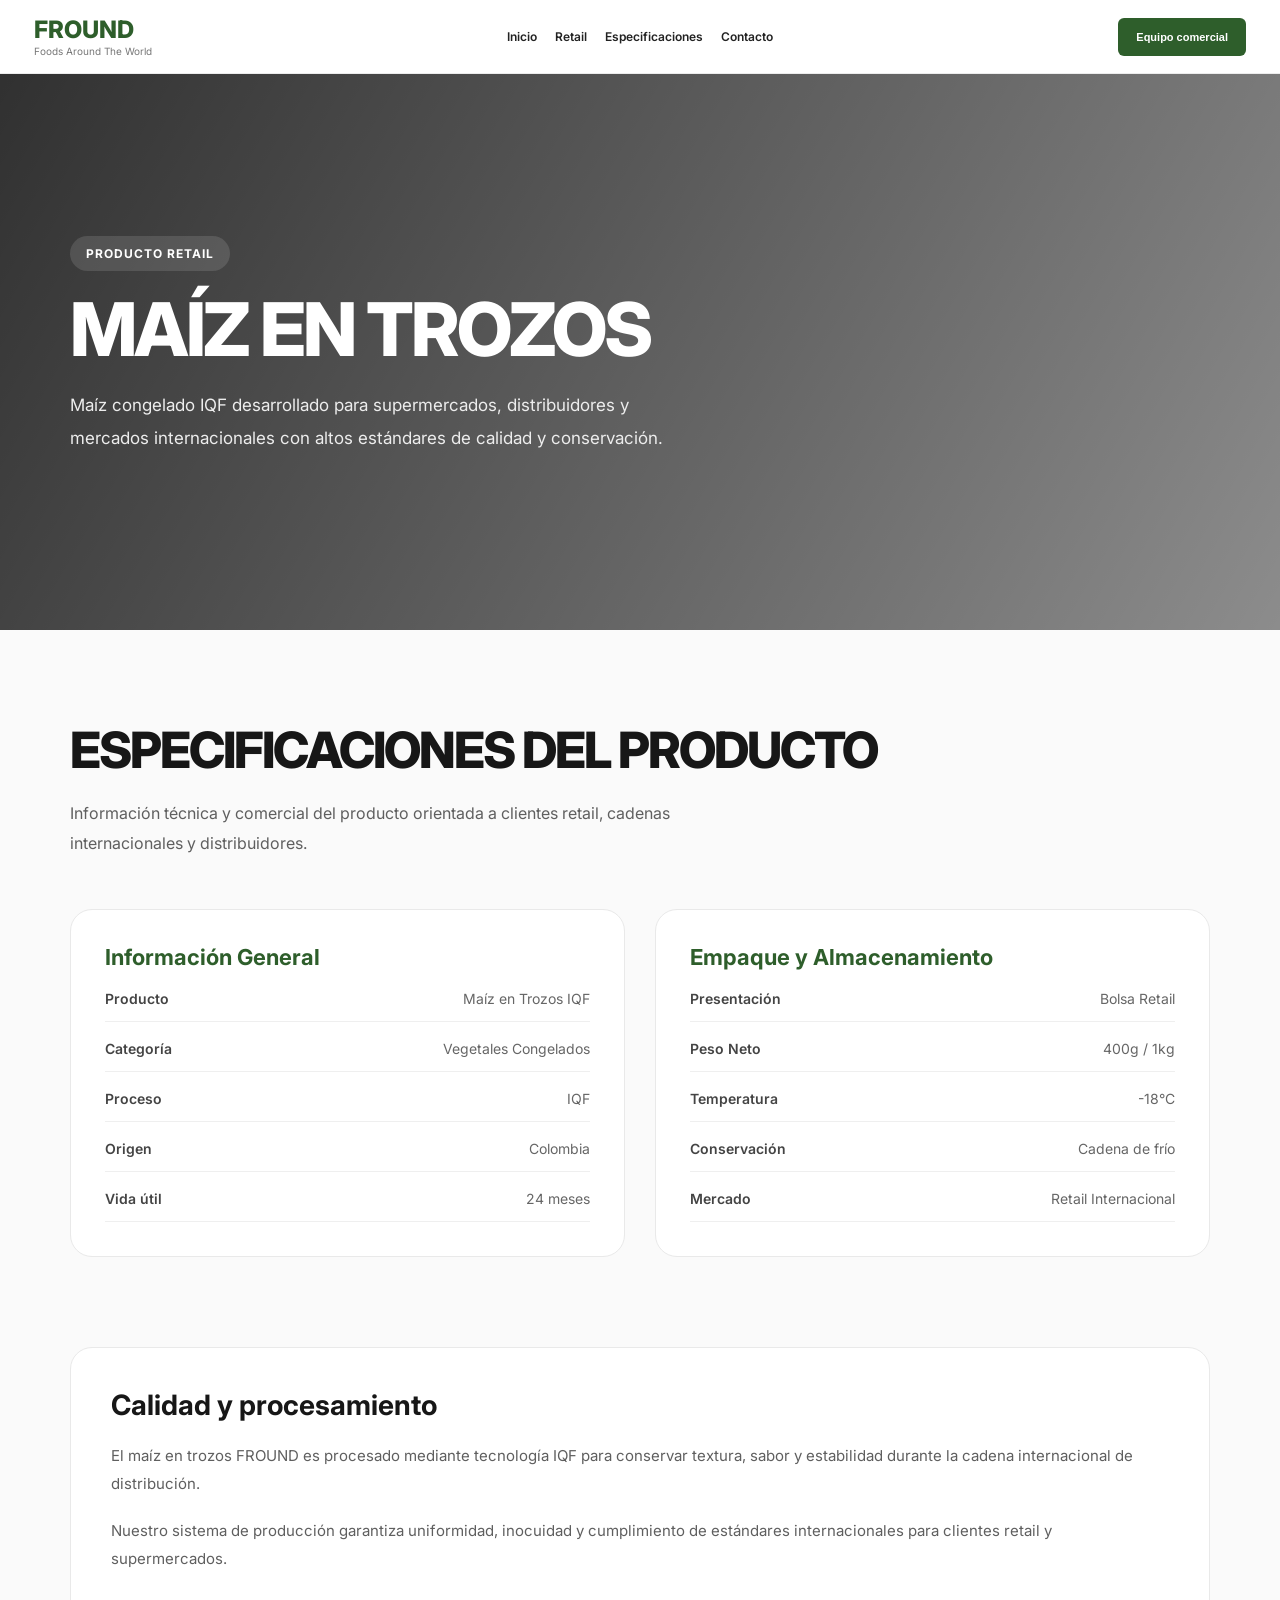
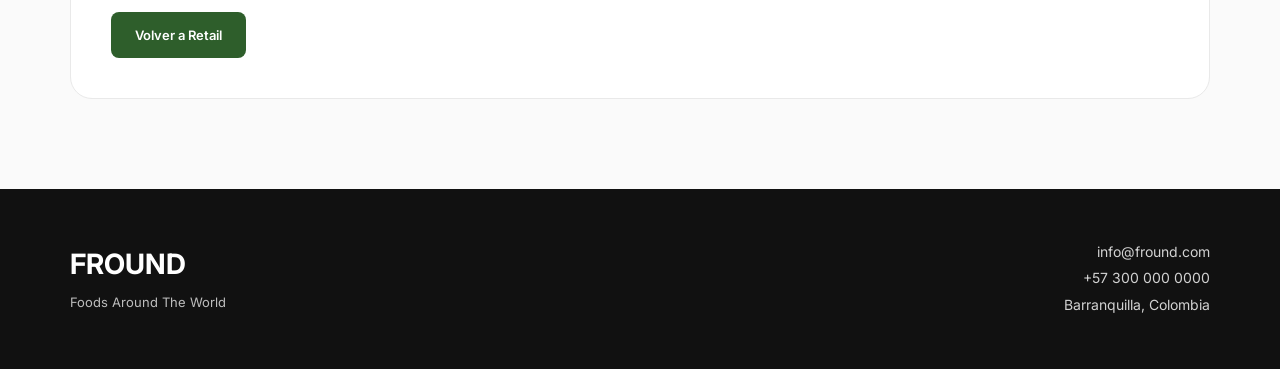
<file: specs-retail/maiz-en-trozos.html>
<!DOCTYPE html>
<html lang="es">
<head>

<meta charset="UTF-8">
<meta name="viewport" content="width=device-width, initial-scale=1.0">

<title>Maíz en Trozos | FROUND</title>

<link rel="preconnect" href="https://fonts.googleapis.com">
<link href="https://fonts.googleapis.com/css2?family=Inter:wght@300;400;500;600;700;800&display=swap" rel="stylesheet">

<style>

*{
margin:0;
padding:0;
box-sizing:border-box;
-webkit-tap-highlight-color:transparent;
}

:root{
--green:#2E5E2B;
--green-light:#7AB648;
--dark:#171717;
--text:#5f5f5f;
--border:#e9e9e9;
}

html{
scroll-behavior:smooth;
overflow-x:hidden;
}

body{
font-family:'Inter',sans-serif;
background:#fff;
color:#222;
overflow-x:hidden;
}

img{
width:100%;
display:block;
}

a{
text-decoration:none;
}

.navbar{
position:fixed;
top:0;
left:0;
width:100%;
height:74px;
padding:0 34px;
display:flex;
align-items:center;
background:white;
border-bottom:1px solid #ececec;
z-index:9999;
}

.logo{
display:flex;
flex-direction:column;
line-height:1;
}

.logo h1{
font-size:24px;
font-weight:800;
color:var(--green);
margin-bottom:4px;
}

.logo span{
font-size:10px;
color:#777;
}

nav{
position:absolute;
left:50%;
transform:translateX(-50%);
display:flex;
gap:18px;
}

nav a{
font-size:12px;
font-weight:600;
color:#222;
transition:.2s;
}

nav a:hover{
color:var(--green);
}

.contact-btn{
margin-left:auto;
height:38px;
padding:0 18px;
background:var(--green);
color:white;
border:none;
border-radius:6px;
font-size:11px;
font-weight:700;
cursor:pointer;
}

.hero{
position:relative;
min-height:70vh;
display:flex;
align-items:center;
padding:140px 70px 80px;
background:
url('https://images.unsplash.com/photo-1551754655-cd27e38d2076?q=80&w=1800&auto=format&fit=crop')
center/cover;
}

.overlay{
position:absolute;
inset:0;
background:linear-gradient(
120deg,
rgba(0,0,0,.82),
rgba(0,0,0,.45)
);
}

.hero-content{
position:relative;
z-index:2;
max-width:760px;
}

.product-tag{
display:inline-flex;
padding:10px 16px;
background:rgba(255,255,255,.12);
border-radius:100px;
font-size:12px;
font-weight:700;
letter-spacing:1px;
color:white;
margin-bottom:24px;
}

.hero h2{
font-size:74px;
line-height:.92;
font-weight:800;
letter-spacing:-3px;
color:white;
margin-bottom:26px;
}

.hero p{
font-size:17px;
line-height:1.9;
color:#ededed;
max-width:620px;
}

.specs-section{
padding:90px 70px;
background:#fafafa;
}

.specs-header{
margin-bottom:50px;
}

.specs-header h2{
font-size:50px;
font-weight:800;
letter-spacing:-2px;
margin-bottom:18px;
color:var(--dark);
}

.specs-header p{
font-size:16px;
line-height:1.9;
color:var(--text);
max-width:700px;
}

.specs-grid{
display:grid;
grid-template-columns:repeat(2,1fr);
gap:30px;
}

.spec-card{
background:white;
padding:34px;
border-radius:22px;
border:1px solid var(--border);
transition:.2s;
}

.spec-card:hover{
transform:translateY(-6px);
box-shadow:0 14px 35px rgba(0,0,0,.06);
}

.spec-card h3{
font-size:22px;
margin-bottom:20px;
color:var(--green);
}

.spec-list{
display:flex;
flex-direction:column;
gap:18px;
}

.spec-item{
display:flex;
justify-content:space-between;
gap:20px;
padding-bottom:14px;
border-bottom:1px solid #efefef;
}

.spec-name{
font-size:14px;
font-weight:600;
color:#444;
}

.spec-value{
font-size:14px;
color:#666;
text-align:right;
}

.extra-info{
padding:0 70px 90px;
background:#fafafa;
}

.info-box{
background:white;
padding:40px;
border-radius:22px;
border:1px solid var(--border);
}

.info-box h3{
font-size:28px;
margin-bottom:20px;
color:var(--dark);
}

.info-box p{
font-size:15px;
line-height:1.9;
color:var(--text);
margin-bottom:18px;
}

.back-btn{
display:inline-flex;
align-items:center;
justify-content:center;
height:46px;
padding:0 24px;
background:var(--green);
color:white;
border-radius:8px;
font-size:13px;
font-weight:600;
margin-top:20px;
transition:.2s;
}

.back-btn:hover{
background:#244b22;
}

footer{
display:flex;
justify-content:space-between;
align-items:center;
padding:50px 70px;
background:#111;
}

.footer-logo h2{
font-size:28px;
margin-bottom:10px;
color:white;
}

.footer-logo span{
font-size:13px;
color:#bdbdbd;
}

.footer-info{
text-align:right;
}

.footer-info p{
font-size:14px;
line-height:1.9;
color:#d2d2d2;
}

@media(max-width:992px){

.navbar{
height:auto;
padding:18px 24px;
flex-direction:column;
gap:16px;
}

nav{
position:static;
transform:none;
flex-wrap:wrap;
justify-content:center;
}

.hero{
padding:190px 40px 90px;
}

.hero h2{
font-size:54px;
}

.specs-section,
.extra-info{
padding-left:40px;
padding-right:40px;
}

.specs-grid{
grid-template-columns:1fr;
}

}

@media(max-width:768px){

.hero{
padding:190px 24px 80px;
}

.hero h2{
font-size:40px;
letter-spacing:-1px;
}

.hero p{
font-size:15px;
}

.specs-section,
.extra-info{
padding-left:24px;
padding-right:24px;
}

.specs-header h2{
font-size:36px;
}

.spec-card{
padding:26px;
}

.spec-item{
flex-direction:column;
align-items:flex-start;
}

.spec-value{
text-align:left;
}

footer{
flex-direction:column;
gap:28px;
text-align:center;
padding:45px 24px;
}

.footer-info{
text-align:center;
}

}

</style>

</head>

<body>

<header class="navbar">

<div class="logo">
<h1>FROUND</h1>
<span>Foods Around The World</span>
</div>

<nav>

<a href="../index.html">Inicio</a>
<a href="../retail.html">Retail</a>
<a href="#especificaciones">Especificaciones</a>
<a href="#contacto">Contacto</a>

</nav>

<button class="contact-btn">
Equipo comercial
</button>

</header>

<section class="hero">

<div class="overlay"></div>

<div class="hero-content">

<span class="product-tag">
PRODUCTO RETAIL
</span>

<h2>
MAÍZ EN
TROZOS
</h2>

<p>
Maíz congelado IQF desarrollado para
supermercados, distribuidores y mercados
internacionales con altos estándares
de calidad y conservación.
</p>

</div>

</section>

<section class="specs-section" id="especificaciones">

<div class="specs-header">

<h2>
ESPECIFICACIONES
DEL PRODUCTO
</h2>

<p>
Información técnica y comercial del
producto orientada a clientes retail,
cadenas internacionales y distribuidores.
</p>

</div>

<div class="specs-grid">

<div class="spec-card">

<h3>Información General</h3>

<div class="spec-list">

<div class="spec-item">
<span class="spec-name">Producto</span>
<span class="spec-value">Maíz en Trozos IQF</span>
</div>

<div class="spec-item">
<span class="spec-name">Categoría</span>
<span class="spec-value">Vegetales Congelados</span>
</div>

<div class="spec-item">
<span class="spec-name">Proceso</span>
<span class="spec-value">IQF</span>
</div>

<div class="spec-item">
<span class="spec-name">Origen</span>
<span class="spec-value">Colombia</span>
</div>

<div class="spec-item">
<span class="spec-name">Vida útil</span>
<span class="spec-value">24 meses</span>
</div>

</div>

</div>

<div class="spec-card">

<h3>Empaque y Almacenamiento</h3>

<div class="spec-list">

<div class="spec-item">
<span class="spec-name">Presentación</span>
<span class="spec-value">Bolsa Retail</span>
</div>

<div class="spec-item">
<span class="spec-name">Peso Neto</span>
<span class="spec-value">400g / 1kg</span>
</div>

<div class="spec-item">
<span class="spec-name">Temperatura</span>
<span class="spec-value">-18°C</span>
</div>

<div class="spec-item">
<span class="spec-name">Conservación</span>
<span class="spec-value">Cadena de frío</span>
</div>

<div class="spec-item">
<span class="spec-name">Mercado</span>
<span class="spec-value">Retail Internacional</span>
</div>

</div>

</div>

</div>

</section>

<section class="extra-info">

<div class="info-box">

<h3>
Calidad y procesamiento
</h3>

<p>
El maíz en trozos FROUND es procesado
mediante tecnología IQF para conservar
textura, sabor y estabilidad durante
la cadena internacional de distribución.
</p>

<p>
Nuestro sistema de producción garantiza
uniformidad, inocuidad y cumplimiento
de estándares internacionales para
clientes retail y supermercados.
</p>

<a href="../retail.html" class="back-btn">
Volver a Retail
</a>

</div>

</section>

<footer id="contacto">

<div class="footer-logo">

<h2>FROUND</h2>

<span>
Foods Around The World
</span>

</div>

<div class="footer-info">

<p>info@fround.com</p>
<p>+57 300 000 0000</p>
<p>Barranquilla, Colombia</p>

</div>

</footer>

</body>
</html>
</file>
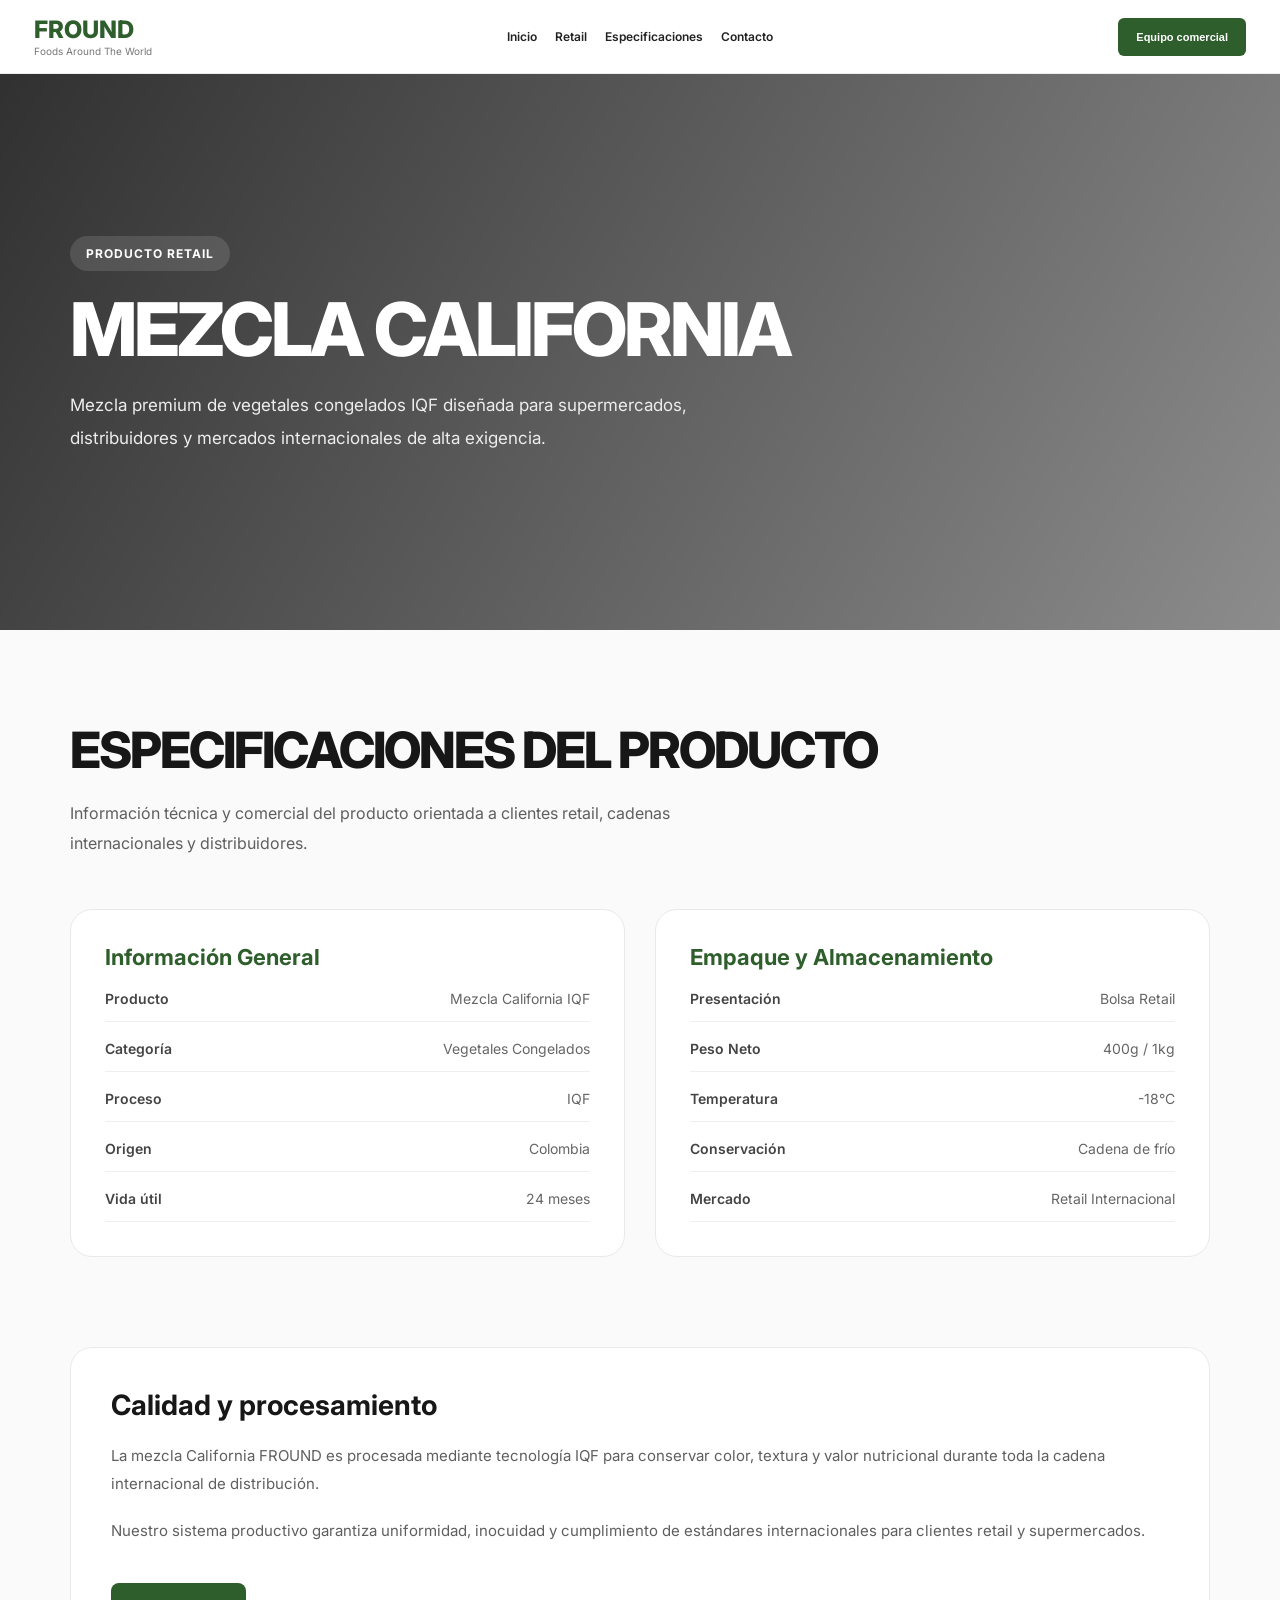
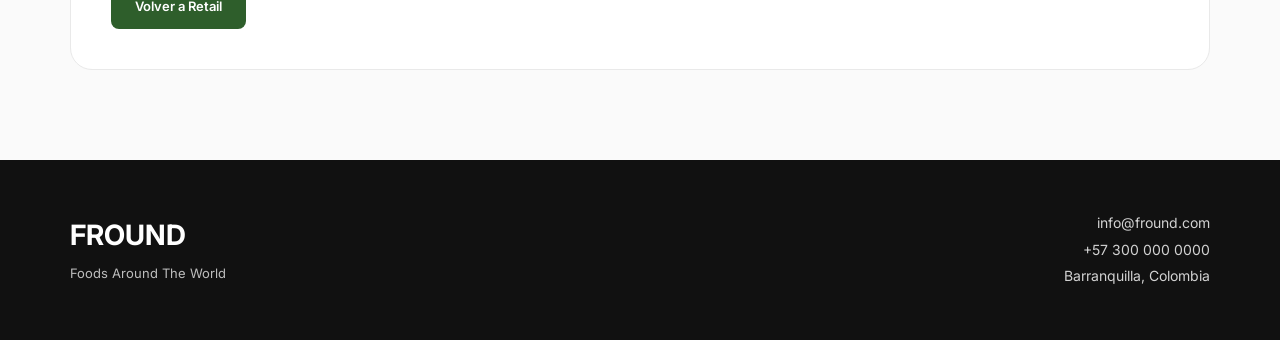
<file: specs-retail/mezcla-california.html>
<!DOCTYPE html>
<html lang="es">
<head>

<meta charset="UTF-8">
<meta name="viewport" content="width=device-width, initial-scale=1.0">

<title>Mezcla California | FROUND</title>

<link rel="preconnect" href="https://fonts.googleapis.com">
<link href="https://fonts.googleapis.com/css2?family=Inter:wght@300;400;500;600;700;800&display=swap" rel="stylesheet">

<style>

*{
margin:0;
padding:0;
box-sizing:border-box;
-webkit-tap-highlight-color:transparent;
}

:root{
--green:#2E5E2B;
--green-light:#7AB648;
--dark:#171717;
--text:#5f5f5f;
--border:#e9e9e9;
}

html{
scroll-behavior:smooth;
overflow-x:hidden;
}

body{
font-family:'Inter',sans-serif;
background:#fff;
color:#222;
overflow-x:hidden;
}

img{
width:100%;
display:block;
}

a{
text-decoration:none;
}

.navbar{
position:fixed;
top:0;
left:0;
width:100%;
height:74px;
padding:0 34px;
display:flex;
align-items:center;
background:white;
border-bottom:1px solid #ececec;
z-index:9999;
}

.logo{
display:flex;
flex-direction:column;
line-height:1;
}

.logo h1{
font-size:24px;
font-weight:800;
color:var(--green);
margin-bottom:4px;
}

.logo span{
font-size:10px;
color:#777;
}

nav{
position:absolute;
left:50%;
transform:translateX(-50%);
display:flex;
gap:18px;
}

nav a{
font-size:12px;
font-weight:600;
color:#222;
transition:.2s;
}

nav a:hover{
color:var(--green);
}

.contact-btn{
margin-left:auto;
height:38px;
padding:0 18px;
background:var(--green);
color:white;
border:none;
border-radius:6px;
font-size:11px;
font-weight:700;
cursor:pointer;
}

.hero{
position:relative;
min-height:70vh;
display:flex;
align-items:center;
padding:140px 70px 80px;
background:
url('https://images.unsplash.com/photo-1512621776951-a57141f2eefd?q=80&w=1800&auto=format&fit=crop')
center/cover;
}

.overlay{
position:absolute;
inset:0;
background:linear-gradient(
120deg,
rgba(0,0,0,.82),
rgba(0,0,0,.45)
);
}

.hero-content{
position:relative;
z-index:2;
max-width:760px;
}

.product-tag{
display:inline-flex;
padding:10px 16px;
background:rgba(255,255,255,.12);
border-radius:100px;
font-size:12px;
font-weight:700;
letter-spacing:1px;
color:white;
margin-bottom:24px;
}

.hero h2{
font-size:74px;
line-height:.92;
font-weight:800;
letter-spacing:-3px;
color:white;
margin-bottom:26px;
}

.hero p{
font-size:17px;
line-height:1.9;
color:#ededed;
max-width:620px;
}

.specs-section{
padding:90px 70px;
background:#fafafa;
}

.specs-header{
margin-bottom:50px;
}

.specs-header h2{
font-size:50px;
font-weight:800;
letter-spacing:-2px;
margin-bottom:18px;
color:var(--dark);
}

.specs-header p{
font-size:16px;
line-height:1.9;
color:var(--text);
max-width:700px;
}

.specs-grid{
display:grid;
grid-template-columns:repeat(2,1fr);
gap:30px;
}

.spec-card{
background:white;
padding:34px;
border-radius:22px;
border:1px solid var(--border);
transition:.2s;
}

.spec-card:hover{
transform:translateY(-6px);
box-shadow:0 14px 35px rgba(0,0,0,.06);
}

.spec-card h3{
font-size:22px;
margin-bottom:20px;
color:var(--green);
}

.spec-list{
display:flex;
flex-direction:column;
gap:18px;
}

.spec-item{
display:flex;
justify-content:space-between;
gap:20px;
padding-bottom:14px;
border-bottom:1px solid #efefef;
}

.spec-name{
font-size:14px;
font-weight:600;
color:#444;
}

.spec-value{
font-size:14px;
color:#666;
text-align:right;
}

.extra-info{
padding:0 70px 90px;
background:#fafafa;
}

.info-box{
background:white;
padding:40px;
border-radius:22px;
border:1px solid var(--border);
}

.info-box h3{
font-size:28px;
margin-bottom:20px;
color:var(--dark);
}

.info-box p{
font-size:15px;
line-height:1.9;
color:var(--text);
margin-bottom:18px;
}

.back-btn{
display:inline-flex;
align-items:center;
justify-content:center;
height:46px;
padding:0 24px;
background:var(--green);
color:white;
border-radius:8px;
font-size:13px;
font-weight:600;
margin-top:20px;
transition:.2s;
}

.back-btn:hover{
background:#244b22;
}

footer{
display:flex;
justify-content:space-between;
align-items:center;
padding:50px 70px;
background:#111;
}

.footer-logo h2{
font-size:28px;
margin-bottom:10px;
color:white;
}

.footer-logo span{
font-size:13px;
color:#bdbdbd;
}

.footer-info{
text-align:right;
}

.footer-info p{
font-size:14px;
line-height:1.9;
color:#d2d2d2;
}

@media(max-width:992px){

.navbar{
height:auto;
padding:18px 24px;
flex-direction:column;
gap:16px;
}

nav{
position:static;
transform:none;
flex-wrap:wrap;
justify-content:center;
}

.hero{
padding:190px 40px 90px;
}

.hero h2{
font-size:54px;
}

.specs-section,
.extra-info{
padding-left:40px;
padding-right:40px;
}

.specs-grid{
grid-template-columns:1fr;
}

}

@media(max-width:768px){

.hero{
padding:190px 24px 80px;
}

.hero h2{
font-size:40px;
letter-spacing:-1px;
}

.hero p{
font-size:15px;
}

.specs-section,
.extra-info{
padding-left:24px;
padding-right:24px;
}

.specs-header h2{
font-size:36px;
}

.spec-card{
padding:26px;
}

.spec-item{
flex-direction:column;
align-items:flex-start;
}

.spec-value{
text-align:left;
}

footer{
flex-direction:column;
gap:28px;
text-align:center;
padding:45px 24px;
}

.footer-info{
text-align:center;
}

}

</style>

</head>

<body>

<header class="navbar">

<div class="logo">
<h1>FROUND</h1>
<span>Foods Around The World</span>
</div>

<nav>

<a href="../index.html">Inicio</a>
<a href="../retail.html">Retail</a>
<a href="#especificaciones">Especificaciones</a>
<a href="#contacto">Contacto</a>

</nav>

<button class="contact-btn">
Equipo comercial
</button>

</header>

<section class="hero">

<div class="overlay"></div>

<div class="hero-content">

<span class="product-tag">
PRODUCTO RETAIL
</span>

<h2>
MEZCLA
CALIFORNIA
</h2>

<p>
Mezcla premium de vegetales congelados
IQF diseñada para supermercados,
distribuidores y mercados
internacionales de alta exigencia.
</p>

</div>

</section>

<section class="specs-section" id="especificaciones">

<div class="specs-header">

<h2>
ESPECIFICACIONES
DEL PRODUCTO
</h2>

<p>
Información técnica y comercial del
producto orientada a clientes retail,
cadenas internacionales y distribuidores.
</p>

</div>

<div class="specs-grid">

<div class="spec-card">

<h3>Información General</h3>

<div class="spec-list">

<div class="spec-item">
<span class="spec-name">Producto</span>
<span class="spec-value">Mezcla California IQF</span>
</div>

<div class="spec-item">
<span class="spec-name">Categoría</span>
<span class="spec-value">Vegetales Congelados</span>
</div>

<div class="spec-item">
<span class="spec-name">Proceso</span>
<span class="spec-value">IQF</span>
</div>

<div class="spec-item">
<span class="spec-name">Origen</span>
<span class="spec-value">Colombia</span>
</div>

<div class="spec-item">
<span class="spec-name">Vida útil</span>
<span class="spec-value">24 meses</span>
</div>

</div>

</div>

<div class="spec-card">

<h3>Empaque y Almacenamiento</h3>

<div class="spec-list">

<div class="spec-item">
<span class="spec-name">Presentación</span>
<span class="spec-value">Bolsa Retail</span>
</div>

<div class="spec-item">
<span class="spec-name">Peso Neto</span>
<span class="spec-value">400g / 1kg</span>
</div>

<div class="spec-item">
<span class="spec-name">Temperatura</span>
<span class="spec-value">-18°C</span>
</div>

<div class="spec-item">
<span class="spec-name">Conservación</span>
<span class="spec-value">Cadena de frío</span>
</div>

<div class="spec-item">
<span class="spec-name">Mercado</span>
<span class="spec-value">Retail Internacional</span>
</div>

</div>

</div>

</div>

</section>

<section class="extra-info">

<div class="info-box">

<h3>
Calidad y procesamiento
</h3>

<p>
La mezcla California FROUND es
procesada mediante tecnología IQF
para conservar color, textura y
valor nutricional durante toda la
cadena internacional de distribución.
</p>

<p>
Nuestro sistema productivo garantiza
uniformidad, inocuidad y cumplimiento
de estándares internacionales para
clientes retail y supermercados.
</p>

<a href="../retail.html" class="back-btn">
Volver a Retail
</a>

</div>

</section>

<footer id="contacto">

<div class="footer-logo">

<h2>FROUND</h2>

<span>
Foods Around The World
</span>

</div>

<div class="footer-info">

<p>info@fround.com</p>
<p>+57 300 000 0000</p>
<p>Barranquilla, Colombia</p>

</div>

</footer>

</body>
</html>
</file>
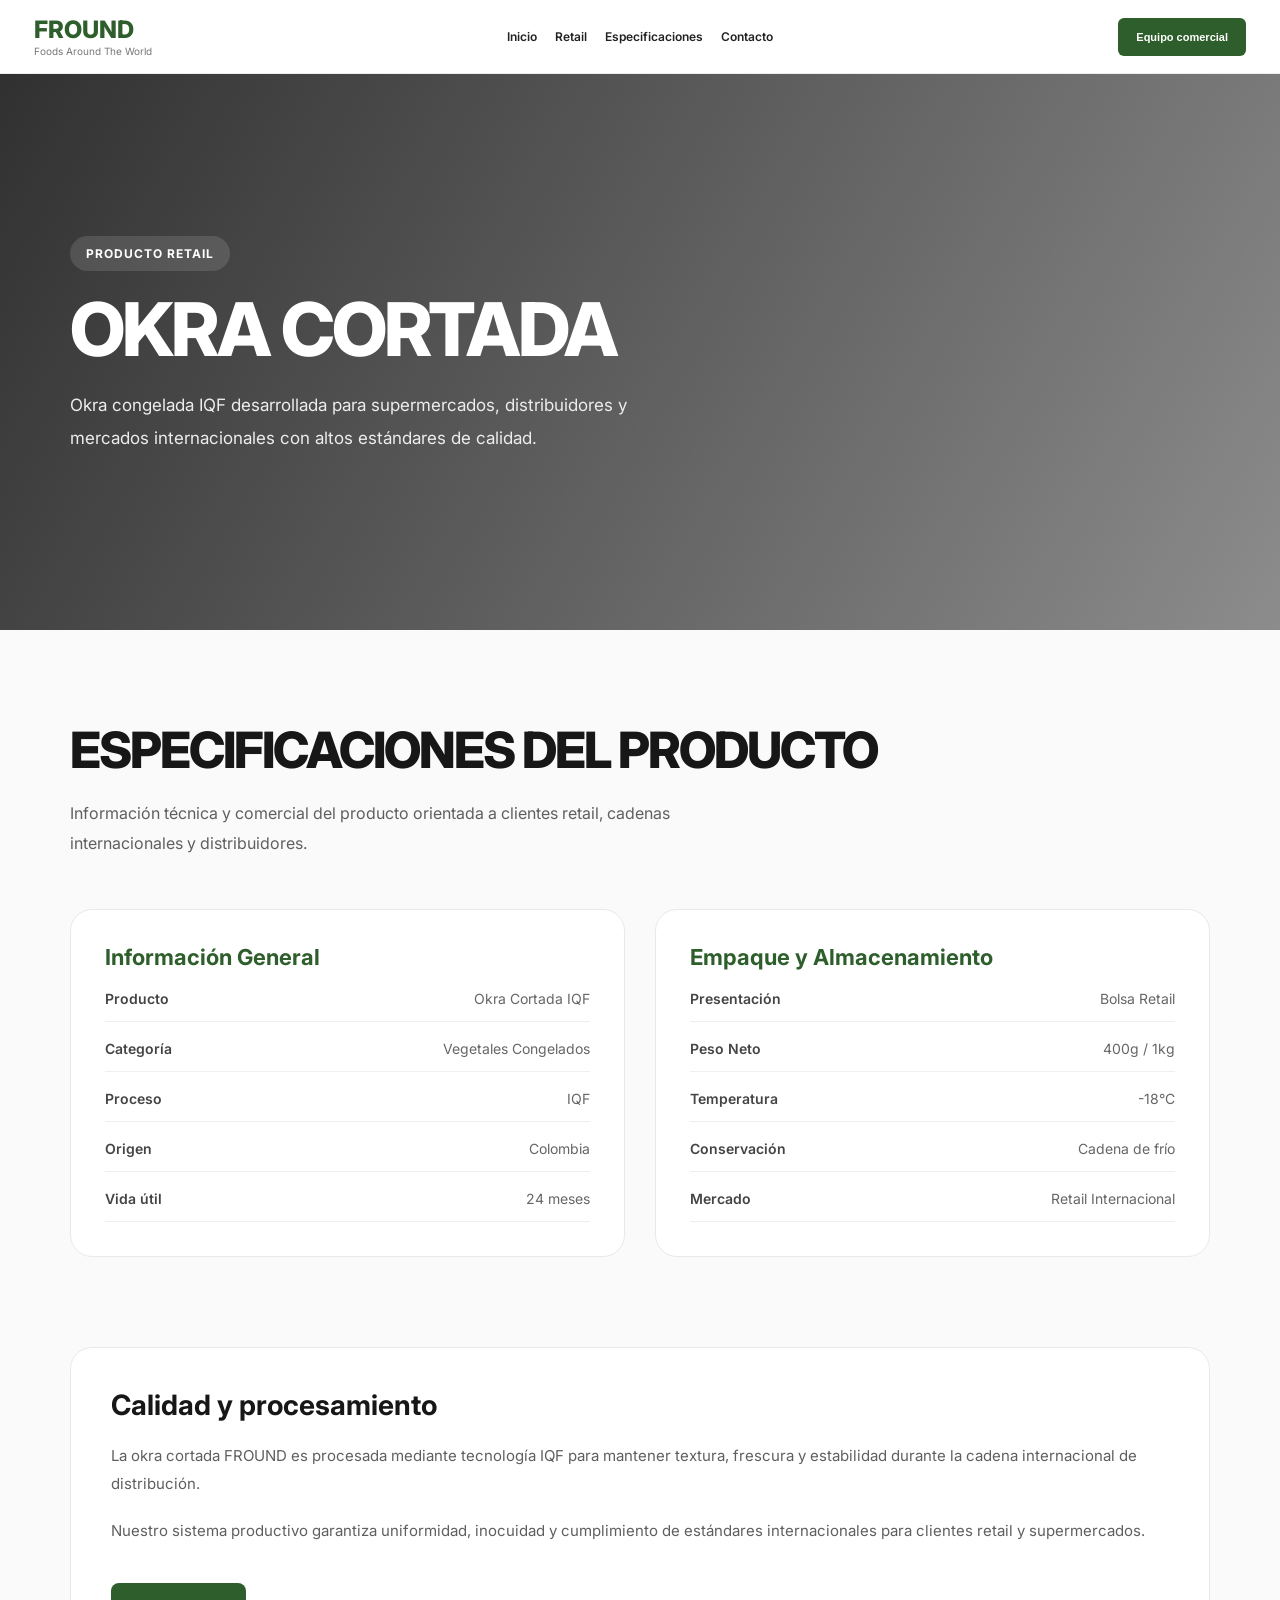
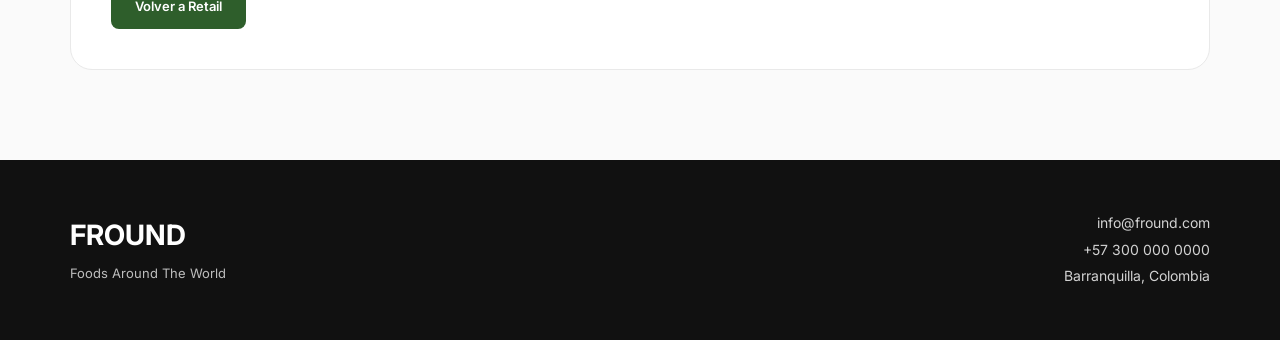
<file: specs-retail/okra-cortada.html>
<!DOCTYPE html>
<html lang="es">
<head>

<meta charset="UTF-8">
<meta name="viewport" content="width=device-width, initial-scale=1.0">

<title>Okra Cortada | FROUND</title>

<link rel="preconnect" href="https://fonts.googleapis.com">
<link href="https://fonts.googleapis.com/css2?family=Inter:wght@300;400;500;600;700;800&display=swap" rel="stylesheet">

<style>

*{
margin:0;
padding:0;
box-sizing:border-box;
-webkit-tap-highlight-color:transparent;
}

:root{
--green:#2E5E2B;
--green-light:#7AB648;
--dark:#171717;
--text:#5f5f5f;
--border:#e9e9e9;
}

html{
scroll-behavior:smooth;
overflow-x:hidden;
}

body{
font-family:'Inter',sans-serif;
background:#fff;
color:#222;
overflow-x:hidden;
}

img{
width:100%;
display:block;
}

a{
text-decoration:none;
}

.navbar{
position:fixed;
top:0;
left:0;
width:100%;
height:74px;
padding:0 34px;
display:flex;
align-items:center;
background:white;
border-bottom:1px solid #ececec;
z-index:9999;
}

.logo{
display:flex;
flex-direction:column;
line-height:1;
}

.logo h1{
font-size:24px;
font-weight:800;
color:var(--green);
margin-bottom:4px;
}

.logo span{
font-size:10px;
color:#777;
}

nav{
position:absolute;
left:50%;
transform:translateX(-50%);
display:flex;
gap:18px;
}

nav a{
font-size:12px;
font-weight:600;
color:#222;
transition:.2s;
}

nav a:hover{
color:var(--green);
}

.contact-btn{
margin-left:auto;
height:38px;
padding:0 18px;
background:var(--green);
color:white;
border:none;
border-radius:6px;
font-size:11px;
font-weight:700;
cursor:pointer;
}

.hero{
position:relative;
min-height:70vh;
display:flex;
align-items:center;
padding:140px 70px 80px;
background:
url('https://images.unsplash.com/photo-1594282486552-05a0c7073fc5?q=80&w=1800&auto=format&fit=crop')
center/cover;
}

.overlay{
position:absolute;
inset:0;
background:linear-gradient(
120deg,
rgba(0,0,0,.82),
rgba(0,0,0,.45)
);
}

.hero-content{
position:relative;
z-index:2;
max-width:760px;
}

.product-tag{
display:inline-flex;
padding:10px 16px;
background:rgba(255,255,255,.12);
border-radius:100px;
font-size:12px;
font-weight:700;
letter-spacing:1px;
color:white;
margin-bottom:24px;
}

.hero h2{
font-size:74px;
line-height:.92;
font-weight:800;
letter-spacing:-3px;
color:white;
margin-bottom:26px;
}

.hero p{
font-size:17px;
line-height:1.9;
color:#ededed;
max-width:620px;
}

.specs-section{
padding:90px 70px;
background:#fafafa;
}

.specs-header{
margin-bottom:50px;
}

.specs-header h2{
font-size:50px;
font-weight:800;
letter-spacing:-2px;
margin-bottom:18px;
color:var(--dark);
}

.specs-header p{
font-size:16px;
line-height:1.9;
color:var(--text);
max-width:700px;
}

.specs-grid{
display:grid;
grid-template-columns:repeat(2,1fr);
gap:30px;
}

.spec-card{
background:white;
padding:34px;
border-radius:22px;
border:1px solid var(--border);
transition:.2s;
}

.spec-card:hover{
transform:translateY(-6px);
box-shadow:0 14px 35px rgba(0,0,0,.06);
}

.spec-card h3{
font-size:22px;
margin-bottom:20px;
color:var(--green);
}

.spec-list{
display:flex;
flex-direction:column;
gap:18px;
}

.spec-item{
display:flex;
justify-content:space-between;
gap:20px;
padding-bottom:14px;
border-bottom:1px solid #efefef;
}

.spec-name{
font-size:14px;
font-weight:600;
color:#444;
}

.spec-value{
font-size:14px;
color:#666;
text-align:right;
}

.extra-info{
padding:0 70px 90px;
background:#fafafa;
}

.info-box{
background:white;
padding:40px;
border-radius:22px;
border:1px solid var(--border);
}

.info-box h3{
font-size:28px;
margin-bottom:20px;
color:var(--dark);
}

.info-box p{
font-size:15px;
line-height:1.9;
color:var(--text);
margin-bottom:18px;
}

.back-btn{
display:inline-flex;
align-items:center;
justify-content:center;
height:46px;
padding:0 24px;
background:var(--green);
color:white;
border-radius:8px;
font-size:13px;
font-weight:600;
margin-top:20px;
transition:.2s;
}

.back-btn:hover{
background:#244b22;
}

footer{
display:flex;
justify-content:space-between;
align-items:center;
padding:50px 70px;
background:#111;
}

.footer-logo h2{
font-size:28px;
margin-bottom:10px;
color:white;
}

.footer-logo span{
font-size:13px;
color:#bdbdbd;
}

.footer-info{
text-align:right;
}

.footer-info p{
font-size:14px;
line-height:1.9;
color:#d2d2d2;
}

@media(max-width:992px){

.navbar{
height:auto;
padding:18px 24px;
flex-direction:column;
gap:16px;
}

nav{
position:static;
transform:none;
flex-wrap:wrap;
justify-content:center;
}

.hero{
padding:190px 40px 90px;
}

.hero h2{
font-size:54px;
}

.specs-section,
.extra-info{
padding-left:40px;
padding-right:40px;
}

.specs-grid{
grid-template-columns:1fr;
}

}

@media(max-width:768px){

.hero{
padding:190px 24px 80px;
}

.hero h2{
font-size:40px;
letter-spacing:-1px;
}

.hero p{
font-size:15px;
}

.specs-section,
.extra-info{
padding-left:24px;
padding-right:24px;
}

.specs-header h2{
font-size:36px;
}

.spec-card{
padding:26px;
}

.spec-item{
flex-direction:column;
align-items:flex-start;
}

.spec-value{
text-align:left;
}

footer{
flex-direction:column;
gap:28px;
text-align:center;
padding:45px 24px;
}

.footer-info{
text-align:center;
}

}

</style>

</head>

<body>

<header class="navbar">

<div class="logo">
<h1>FROUND</h1>
<span>Foods Around The World</span>
</div>

<nav>

<a href="../index.html">Inicio</a>
<a href="../retail.html">Retail</a>
<a href="#especificaciones">Especificaciones</a>
<a href="#contacto">Contacto</a>

</nav>

<button class="contact-btn">
Equipo comercial
</button>

</header>

<section class="hero">

<div class="overlay"></div>

<div class="hero-content">

<span class="product-tag">
PRODUCTO RETAIL
</span>

<h2>
OKRA
CORTADA
</h2>

<p>
Okra congelada IQF desarrollada
para supermercados, distribuidores
y mercados internacionales con
altos estándares de calidad.
</p>

</div>

</section>

<section class="specs-section" id="especificaciones">

<div class="specs-header">

<h2>
ESPECIFICACIONES
DEL PRODUCTO
</h2>

<p>
Información técnica y comercial del
producto orientada a clientes retail,
cadenas internacionales y distribuidores.
</p>

</div>

<div class="specs-grid">

<div class="spec-card">

<h3>Información General</h3>

<div class="spec-list">

<div class="spec-item">
<span class="spec-name">Producto</span>
<span class="spec-value">Okra Cortada IQF</span>
</div>

<div class="spec-item">
<span class="spec-name">Categoría</span>
<span class="spec-value">Vegetales Congelados</span>
</div>

<div class="spec-item">
<span class="spec-name">Proceso</span>
<span class="spec-value">IQF</span>
</div>

<div class="spec-item">
<span class="spec-name">Origen</span>
<span class="spec-value">Colombia</span>
</div>

<div class="spec-item">
<span class="spec-name">Vida útil</span>
<span class="spec-value">24 meses</span>
</div>

</div>

</div>

<div class="spec-card">

<h3>Empaque y Almacenamiento</h3>

<div class="spec-list">

<div class="spec-item">
<span class="spec-name">Presentación</span>
<span class="spec-value">Bolsa Retail</span>
</div>

<div class="spec-item">
<span class="spec-name">Peso Neto</span>
<span class="spec-value">400g / 1kg</span>
</div>

<div class="spec-item">
<span class="spec-name">Temperatura</span>
<span class="spec-value">-18°C</span>
</div>

<div class="spec-item">
<span class="spec-name">Conservación</span>
<span class="spec-value">Cadena de frío</span>
</div>

<div class="spec-item">
<span class="spec-name">Mercado</span>
<span class="spec-value">Retail Internacional</span>
</div>

</div>

</div>

</div>

</section>

<section class="extra-info">

<div class="info-box">

<h3>
Calidad y procesamiento
</h3>

<p>
La okra cortada FROUND es procesada
mediante tecnología IQF para mantener
textura, frescura y estabilidad durante
la cadena internacional de distribución.
</p>

<p>
Nuestro sistema productivo garantiza
uniformidad, inocuidad y cumplimiento
de estándares internacionales para
clientes retail y supermercados.
</p>

<a href="../retail.html" class="back-btn">
Volver a Retail
</a>

</div>

</section>

<footer id="contacto">

<div class="footer-logo">

<h2>FROUND</h2>

<span>
Foods Around The World
</span>

</div>

<div class="footer-info">

<p>info@fround.com</p>
<p>+57 300 000 0000</p>
<p>Barranquilla, Colombia</p>

</div>

</footer>

</body>
</html>
</file>
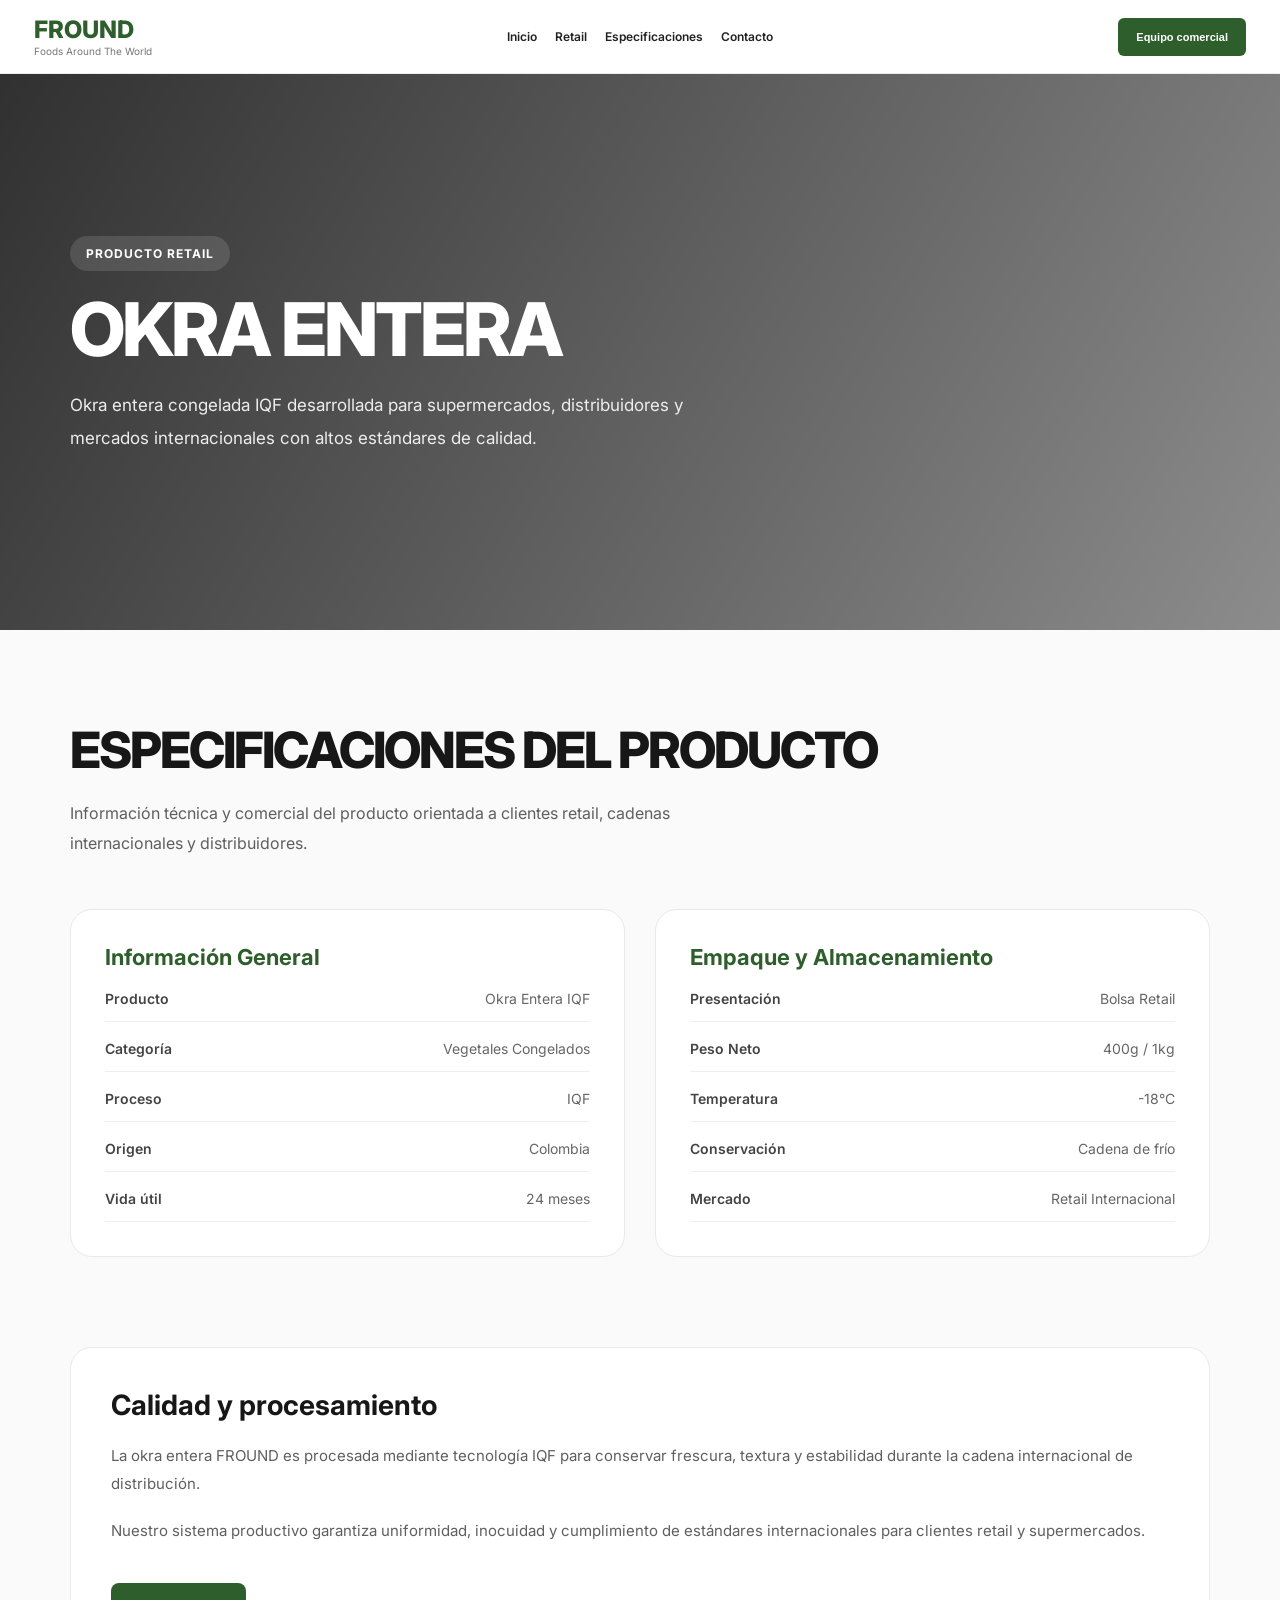
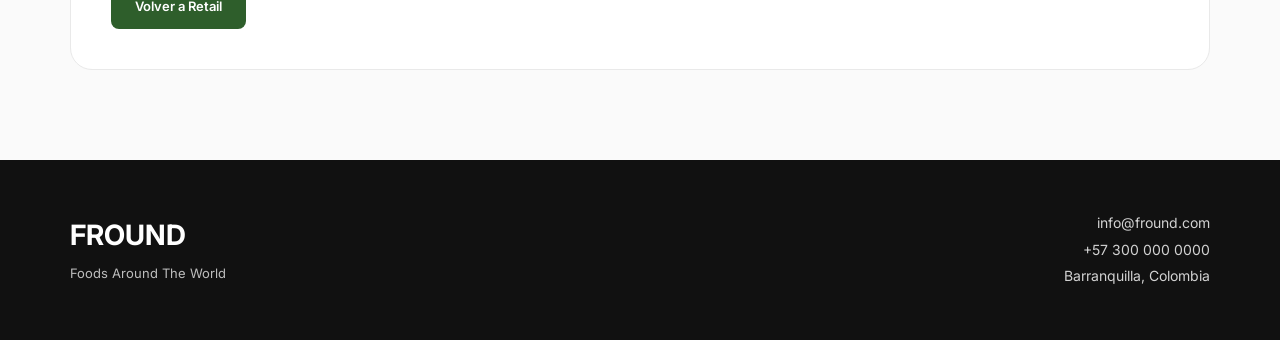
<file: specs-retail/okra-entera.html>
<!DOCTYPE html>
<html lang="es">
<head>

<meta charset="UTF-8">
<meta name="viewport" content="width=device-width, initial-scale=1.0">

<title>Okra Entera | FROUND</title>

<link rel="preconnect" href="https://fonts.googleapis.com">
<link href="https://fonts.googleapis.com/css2?family=Inter:wght@300;400;500;600;700;800&display=swap" rel="stylesheet">

<style>

*{
margin:0;
padding:0;
box-sizing:border-box;
-webkit-tap-highlight-color:transparent;
}

:root{
--green:#2E5E2B;
--green-light:#7AB648;
--dark:#171717;
--text:#5f5f5f;
--border:#e9e9e9;
}

html{
scroll-behavior:smooth;
overflow-x:hidden;
}

body{
font-family:'Inter',sans-serif;
background:#fff;
color:#222;
overflow-x:hidden;
}

img{
width:100%;
display:block;
}

a{
text-decoration:none;
}

.navbar{
position:fixed;
top:0;
left:0;
width:100%;
height:74px;
padding:0 34px;
display:flex;
align-items:center;
background:white;
border-bottom:1px solid #ececec;
z-index:9999;
}

.logo{
display:flex;
flex-direction:column;
line-height:1;
}

.logo h1{
font-size:24px;
font-weight:800;
color:var(--green);
margin-bottom:4px;
}

.logo span{
font-size:10px;
color:#777;
}

nav{
position:absolute;
left:50%;
transform:translateX(-50%);
display:flex;
gap:18px;
}

nav a{
font-size:12px;
font-weight:600;
color:#222;
transition:.2s;
}

nav a:hover{
color:var(--green);
}

.contact-btn{
margin-left:auto;
height:38px;
padding:0 18px;
background:var(--green);
color:white;
border:none;
border-radius:6px;
font-size:11px;
font-weight:700;
cursor:pointer;
}

.hero{
position:relative;
min-height:70vh;
display:flex;
align-items:center;
padding:140px 70px 80px;
background:
url('https://images.unsplash.com/photo-1563565375-f3fdfdbefa83?q=80&w=1800&auto=format&fit=crop')
center/cover;
}

.overlay{
position:absolute;
inset:0;
background:linear-gradient(
120deg,
rgba(0,0,0,.82),
rgba(0,0,0,.45)
);
}

.hero-content{
position:relative;
z-index:2;
max-width:760px;
}

.product-tag{
display:inline-flex;
padding:10px 16px;
background:rgba(255,255,255,.12);
border-radius:100px;
font-size:12px;
font-weight:700;
letter-spacing:1px;
color:white;
margin-bottom:24px;
}

.hero h2{
font-size:74px;
line-height:.92;
font-weight:800;
letter-spacing:-3px;
color:white;
margin-bottom:26px;
}

.hero p{
font-size:17px;
line-height:1.9;
color:#ededed;
max-width:620px;
}

.specs-section{
padding:90px 70px;
background:#fafafa;
}

.specs-header{
margin-bottom:50px;
}

.specs-header h2{
font-size:50px;
font-weight:800;
letter-spacing:-2px;
margin-bottom:18px;
color:var(--dark);
}

.specs-header p{
font-size:16px;
line-height:1.9;
color:var(--text);
max-width:700px;
}

.specs-grid{
display:grid;
grid-template-columns:repeat(2,1fr);
gap:30px;
}

.spec-card{
background:white;
padding:34px;
border-radius:22px;
border:1px solid var(--border);
transition:.2s;
}

.spec-card:hover{
transform:translateY(-6px);
box-shadow:0 14px 35px rgba(0,0,0,.06);
}

.spec-card h3{
font-size:22px;
margin-bottom:20px;
color:var(--green);
}

.spec-list{
display:flex;
flex-direction:column;
gap:18px;
}

.spec-item{
display:flex;
justify-content:space-between;
gap:20px;
padding-bottom:14px;
border-bottom:1px solid #efefef;
}

.spec-name{
font-size:14px;
font-weight:600;
color:#444;
}

.spec-value{
font-size:14px;
color:#666;
text-align:right;
}

.extra-info{
padding:0 70px 90px;
background:#fafafa;
}

.info-box{
background:white;
padding:40px;
border-radius:22px;
border:1px solid var(--border);
}

.info-box h3{
font-size:28px;
margin-bottom:20px;
color:var(--dark);
}

.info-box p{
font-size:15px;
line-height:1.9;
color:var(--text);
margin-bottom:18px;
}

.back-btn{
display:inline-flex;
align-items:center;
justify-content:center;
height:46px;
padding:0 24px;
background:var(--green);
color:white;
border-radius:8px;
font-size:13px;
font-weight:600;
margin-top:20px;
transition:.2s;
}

.back-btn:hover{
background:#244b22;
}

footer{
display:flex;
justify-content:space-between;
align-items:center;
padding:50px 70px;
background:#111;
}

.footer-logo h2{
font-size:28px;
margin-bottom:10px;
color:white;
}

.footer-logo span{
font-size:13px;
color:#bdbdbd;
}

.footer-info{
text-align:right;
}

.footer-info p{
font-size:14px;
line-height:1.9;
color:#d2d2d2;
}

@media(max-width:992px){

.navbar{
height:auto;
padding:18px 24px;
flex-direction:column;
gap:16px;
}

nav{
position:static;
transform:none;
flex-wrap:wrap;
justify-content:center;
}

.hero{
padding:190px 40px 90px;
}

.hero h2{
font-size:54px;
}

.specs-section,
.extra-info{
padding-left:40px;
padding-right:40px;
}

.specs-grid{
grid-template-columns:1fr;
}

}

@media(max-width:768px){

.hero{
padding:190px 24px 80px;
}

.hero h2{
font-size:40px;
letter-spacing:-1px;
}

.hero p{
font-size:15px;
}

.specs-section,
.extra-info{
padding-left:24px;
padding-right:24px;
}

.specs-header h2{
font-size:36px;
}

.spec-card{
padding:26px;
}

.spec-item{
flex-direction:column;
align-items:flex-start;
}

.spec-value{
text-align:left;
}

footer{
flex-direction:column;
gap:28px;
text-align:center;
padding:45px 24px;
}

.footer-info{
text-align:center;
}

}

</style>

</head>

<body>

<header class="navbar">

<div class="logo">
<h1>FROUND</h1>
<span>Foods Around The World</span>
</div>

<nav>

<a href="../index.html">Inicio</a>
<a href="../retail.html">Retail</a>
<a href="#especificaciones">Especificaciones</a>
<a href="#contacto">Contacto</a>

</nav>

<button class="contact-btn">
Equipo comercial
</button>

</header>

<section class="hero">

<div class="overlay"></div>

<div class="hero-content">

<span class="product-tag">
PRODUCTO RETAIL
</span>

<h2>
OKRA
ENTERA
</h2>

<p>
Okra entera congelada IQF desarrollada
para supermercados, distribuidores y
mercados internacionales con altos
estándares de calidad.
</p>

</div>

</section>

<section class="specs-section" id="especificaciones">

<div class="specs-header">

<h2>
ESPECIFICACIONES
DEL PRODUCTO
</h2>

<p>
Información técnica y comercial del
producto orientada a clientes retail,
cadenas internacionales y distribuidores.
</p>

</div>

<div class="specs-grid">

<div class="spec-card">

<h3>Información General</h3>

<div class="spec-list">

<div class="spec-item">
<span class="spec-name">Producto</span>
<span class="spec-value">Okra Entera IQF</span>
</div>

<div class="spec-item">
<span class="spec-name">Categoría</span>
<span class="spec-value">Vegetales Congelados</span>
</div>

<div class="spec-item">
<span class="spec-name">Proceso</span>
<span class="spec-value">IQF</span>
</div>

<div class="spec-item">
<span class="spec-name">Origen</span>
<span class="spec-value">Colombia</span>
</div>

<div class="spec-item">
<span class="spec-name">Vida útil</span>
<span class="spec-value">24 meses</span>
</div>

</div>

</div>

<div class="spec-card">

<h3>Empaque y Almacenamiento</h3>

<div class="spec-list">

<div class="spec-item">
<span class="spec-name">Presentación</span>
<span class="spec-value">Bolsa Retail</span>
</div>

<div class="spec-item">
<span class="spec-name">Peso Neto</span>
<span class="spec-value">400g / 1kg</span>
</div>

<div class="spec-item">
<span class="spec-name">Temperatura</span>
<span class="spec-value">-18°C</span>
</div>

<div class="spec-item">
<span class="spec-name">Conservación</span>
<span class="spec-value">Cadena de frío</span>
</div>

<div class="spec-item">
<span class="spec-name">Mercado</span>
<span class="spec-value">Retail Internacional</span>
</div>

</div>

</div>

</div>

</section>

<section class="extra-info">

<div class="info-box">

<h3>
Calidad y procesamiento
</h3>

<p>
La okra entera FROUND es procesada
mediante tecnología IQF para conservar
frescura, textura y estabilidad durante
la cadena internacional de distribución.
</p>

<p>
Nuestro sistema productivo garantiza
uniformidad, inocuidad y cumplimiento
de estándares internacionales para
clientes retail y supermercados.
</p>

<a href="../retail.html" class="back-btn">
Volver a Retail
</a>

</div>

</section>

<footer id="contacto">

<div class="footer-logo">

<h2>FROUND</h2>

<span>
Foods Around The World
</span>

</div>

<div class="footer-info">

<p>info@fround.com</p>
<p>+57 300 000 0000</p>
<p>Barranquilla, Colombia</p>

</div>

</footer>

</body>
</html>
</file>
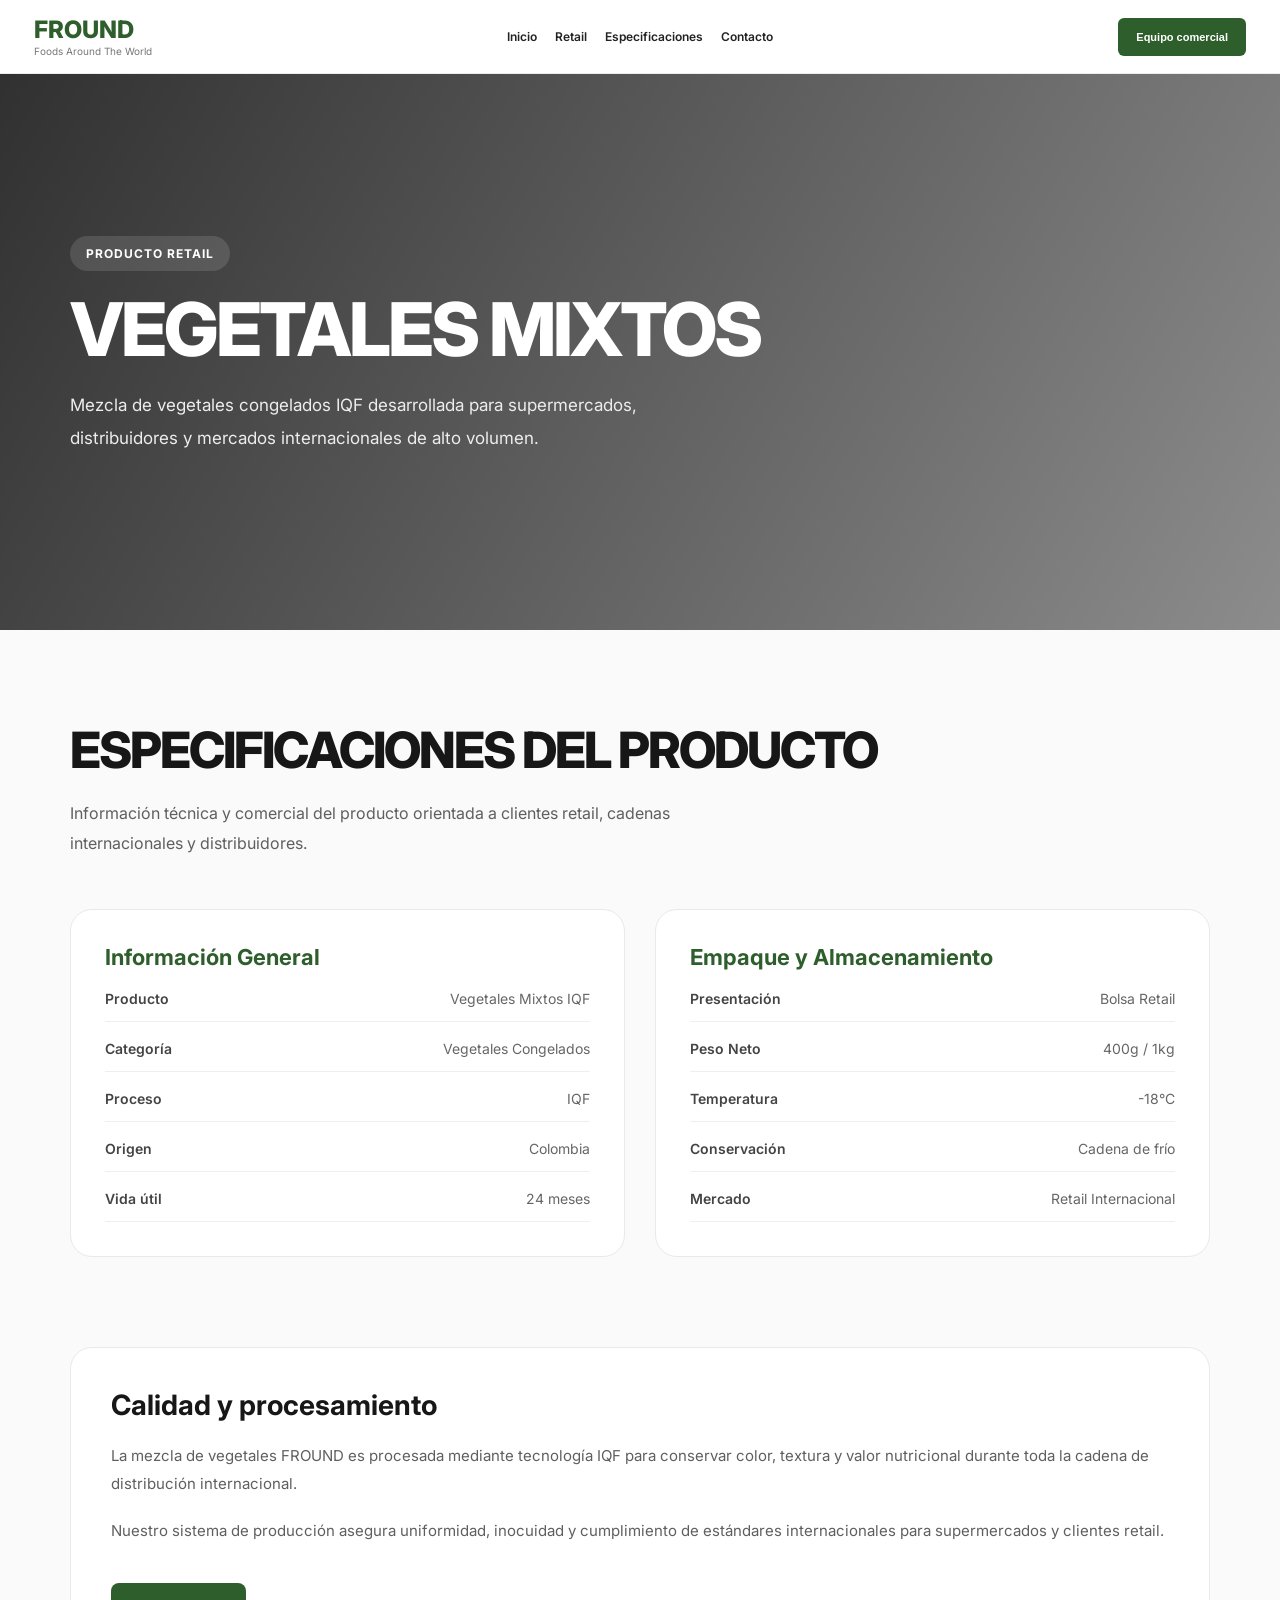
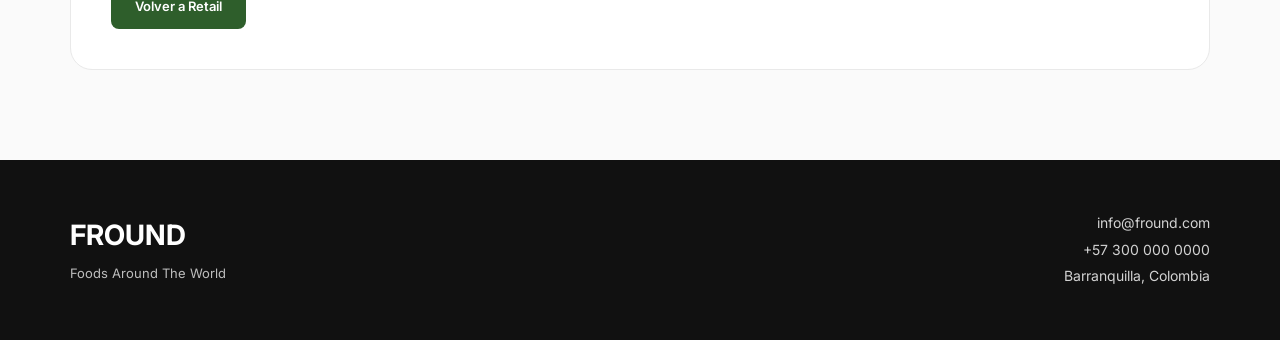
<file: specs-retail/vegetales-mixtos.html>
<!DOCTYPE html>
<html lang="es">
<head>

<meta charset="UTF-8">
<meta name="viewport" content="width=device-width, initial-scale=1.0">

<title>Vegetales Mixtos | FROUND</title>

<link rel="preconnect" href="https://fonts.googleapis.com">
<link href="https://fonts.googleapis.com/css2?family=Inter:wght@300;400;500;600;700;800&display=swap" rel="stylesheet">

<style>

*{
margin:0;
padding:0;
box-sizing:border-box;
-webkit-tap-highlight-color:transparent;
}

:root{
--green:#2E5E2B;
--green-light:#7AB648;
--dark:#171717;
--text:#5f5f5f;
--border:#e9e9e9;
}

html{
scroll-behavior:smooth;
overflow-x:hidden;
}

body{
font-family:'Inter',sans-serif;
background:#fff;
color:#222;
overflow-x:hidden;
}

img{
width:100%;
display:block;
}

a{
text-decoration:none;
}

.navbar{
position:fixed;
top:0;
left:0;
width:100%;
height:74px;
padding:0 34px;
display:flex;
align-items:center;
background:white;
border-bottom:1px solid #ececec;
z-index:9999;
}

.logo{
display:flex;
flex-direction:column;
line-height:1;
}

.logo h1{
font-size:24px;
font-weight:800;
color:var(--green);
margin-bottom:4px;
}

.logo span{
font-size:10px;
color:#777;
}

nav{
position:absolute;
left:50%;
transform:translateX(-50%);
display:flex;
gap:18px;
}

nav a{
font-size:12px;
font-weight:600;
color:#222;
transition:.2s;
}

nav a:hover{
color:var(--green);
}

.contact-btn{
margin-left:auto;
height:38px;
padding:0 18px;
background:var(--green);
color:white;
border:none;
border-radius:6px;
font-size:11px;
font-weight:700;
cursor:pointer;
}

.hero{
position:relative;
min-height:70vh;
display:flex;
align-items:center;
padding:140px 70px 80px;
background:
url('https://images.unsplash.com/photo-1603048719539-9ecb4f4b0a71?q=80&w=1800&auto=format&fit=crop')
center/cover;
}

.overlay{
position:absolute;
inset:0;
background:linear-gradient(
120deg,
rgba(0,0,0,.82),
rgba(0,0,0,.45)
);
}

.hero-content{
position:relative;
z-index:2;
max-width:760px;
}

.product-tag{
display:inline-flex;
padding:10px 16px;
background:rgba(255,255,255,.12);
border-radius:100px;
font-size:12px;
font-weight:700;
letter-spacing:1px;
color:white;
margin-bottom:24px;
}

.hero h2{
font-size:74px;
line-height:.92;
font-weight:800;
letter-spacing:-3px;
color:white;
margin-bottom:26px;
}

.hero p{
font-size:17px;
line-height:1.9;
color:#ededed;
max-width:620px;
}

.specs-section{
padding:90px 70px;
background:#fafafa;
}

.specs-header{
margin-bottom:50px;
}

.specs-header h2{
font-size:50px;
font-weight:800;
letter-spacing:-2px;
margin-bottom:18px;
color:var(--dark);
}

.specs-header p{
font-size:16px;
line-height:1.9;
color:var(--text);
max-width:700px;
}

.specs-grid{
display:grid;
grid-template-columns:repeat(2,1fr);
gap:30px;
}

.spec-card{
background:white;
padding:34px;
border-radius:22px;
border:1px solid var(--border);
transition:.2s;
}

.spec-card:hover{
transform:translateY(-6px);
box-shadow:0 14px 35px rgba(0,0,0,.06);
}

.spec-card h3{
font-size:22px;
margin-bottom:20px;
color:var(--green);
}

.spec-list{
display:flex;
flex-direction:column;
gap:18px;
}

.spec-item{
display:flex;
justify-content:space-between;
gap:20px;
padding-bottom:14px;
border-bottom:1px solid #efefef;
}

.spec-name{
font-size:14px;
font-weight:600;
color:#444;
}

.spec-value{
font-size:14px;
color:#666;
text-align:right;
}

.extra-info{
padding:0 70px 90px;
background:#fafafa;
}

.info-box{
background:white;
padding:40px;
border-radius:22px;
border:1px solid var(--border);
}

.info-box h3{
font-size:28px;
margin-bottom:20px;
color:var(--dark);
}

.info-box p{
font-size:15px;
line-height:1.9;
color:var(--text);
margin-bottom:18px;
}

.back-btn{
display:inline-flex;
align-items:center;
justify-content:center;
height:46px;
padding:0 24px;
background:var(--green);
color:white;
border-radius:8px;
font-size:13px;
font-weight:600;
margin-top:20px;
transition:.2s;
}

.back-btn:hover{
background:#244b22;
}

footer{
display:flex;
justify-content:space-between;
align-items:center;
padding:50px 70px;
background:#111;
}

.footer-logo h2{
font-size:28px;
margin-bottom:10px;
color:white;
}

.footer-logo span{
font-size:13px;
color:#bdbdbd;
}

.footer-info{
text-align:right;
}

.footer-info p{
font-size:14px;
line-height:1.9;
color:#d2d2d2;
}

@media(max-width:992px){

.navbar{
height:auto;
padding:18px 24px;
flex-direction:column;
gap:16px;
}

nav{
position:static;
transform:none;
flex-wrap:wrap;
justify-content:center;
}

.hero{
padding:190px 40px 90px;
}

.hero h2{
font-size:54px;
}

.specs-section,
.extra-info{
padding-left:40px;
padding-right:40px;
}

.specs-grid{
grid-template-columns:1fr;
}

}

@media(max-width:768px){

.hero{
padding:190px 24px 80px;
}

.hero h2{
font-size:40px;
letter-spacing:-1px;
}

.hero p{
font-size:15px;
}

.specs-section,
.extra-info{
padding-left:24px;
padding-right:24px;
}

.specs-header h2{
font-size:36px;
}

.spec-card{
padding:26px;
}

.spec-item{
flex-direction:column;
align-items:flex-start;
}

.spec-value{
text-align:left;
}

footer{
flex-direction:column;
gap:28px;
text-align:center;
padding:45px 24px;
}

.footer-info{
text-align:center;
}

}

</style>

</head>

<body>

<header class="navbar">

<div class="logo">
<h1>FROUND</h1>
<span>Foods Around The World</span>
</div>

<nav>

<a href="../index.html">Inicio</a>
<a href="../retail.html">Retail</a>
<a href="#especificaciones">Especificaciones</a>
<a href="#contacto">Contacto</a>

</nav>

<button class="contact-btn">
Equipo comercial
</button>

</header>

<section class="hero">

<div class="overlay"></div>

<div class="hero-content">

<span class="product-tag">
PRODUCTO RETAIL
</span>

<h2>
VEGETALES
MIXTOS
</h2>

<p>
Mezcla de vegetales congelados IQF
desarrollada para supermercados,
distribuidores y mercados
internacionales de alto volumen.
</p>

</div>

</section>

<section class="specs-section" id="especificaciones">

<div class="specs-header">

<h2>
ESPECIFICACIONES
DEL PRODUCTO
</h2>

<p>
Información técnica y comercial del
producto orientada a clientes retail,
cadenas internacionales y distribuidores.
</p>

</div>

<div class="specs-grid">

<div class="spec-card">

<h3>Información General</h3>

<div class="spec-list">

<div class="spec-item">
<span class="spec-name">Producto</span>
<span class="spec-value">Vegetales Mixtos IQF</span>
</div>

<div class="spec-item">
<span class="spec-name">Categoría</span>
<span class="spec-value">Vegetales Congelados</span>
</div>

<div class="spec-item">
<span class="spec-name">Proceso</span>
<span class="spec-value">IQF</span>
</div>

<div class="spec-item">
<span class="spec-name">Origen</span>
<span class="spec-value">Colombia</span>
</div>

<div class="spec-item">
<span class="spec-name">Vida útil</span>
<span class="spec-value">24 meses</span>
</div>

</div>

</div>

<div class="spec-card">

<h3>Empaque y Almacenamiento</h3>

<div class="spec-list">

<div class="spec-item">
<span class="spec-name">Presentación</span>
<span class="spec-value">Bolsa Retail</span>
</div>

<div class="spec-item">
<span class="spec-name">Peso Neto</span>
<span class="spec-value">400g / 1kg</span>
</div>

<div class="spec-item">
<span class="spec-name">Temperatura</span>
<span class="spec-value">-18°C</span>
</div>

<div class="spec-item">
<span class="spec-name">Conservación</span>
<span class="spec-value">Cadena de frío</span>
</div>

<div class="spec-item">
<span class="spec-name">Mercado</span>
<span class="spec-value">Retail Internacional</span>
</div>

</div>

</div>

</div>

</section>

<section class="extra-info">

<div class="info-box">

<h3>
Calidad y procesamiento
</h3>

<p>
La mezcla de vegetales FROUND es
procesada mediante tecnología IQF
para conservar color, textura y valor
nutricional durante toda la cadena
de distribución internacional.
</p>

<p>
Nuestro sistema de producción asegura
uniformidad, inocuidad y cumplimiento
de estándares internacionales para
supermercados y clientes retail.
</p>

<a href="../retail.html" class="back-btn">
Volver a Retail
</a>

</div>

</section>

<footer id="contacto">

<div class="footer-logo">

<h2>FROUND</h2>

<span>
Foods Around The World
</span>

</div>

<div class="footer-info">

<p>info@fround.com</p>
<p>+57 300 000 0000</p>
<p>Barranquilla, Colombia</p>

</div>

</footer>

</body>
</html>
</file>
